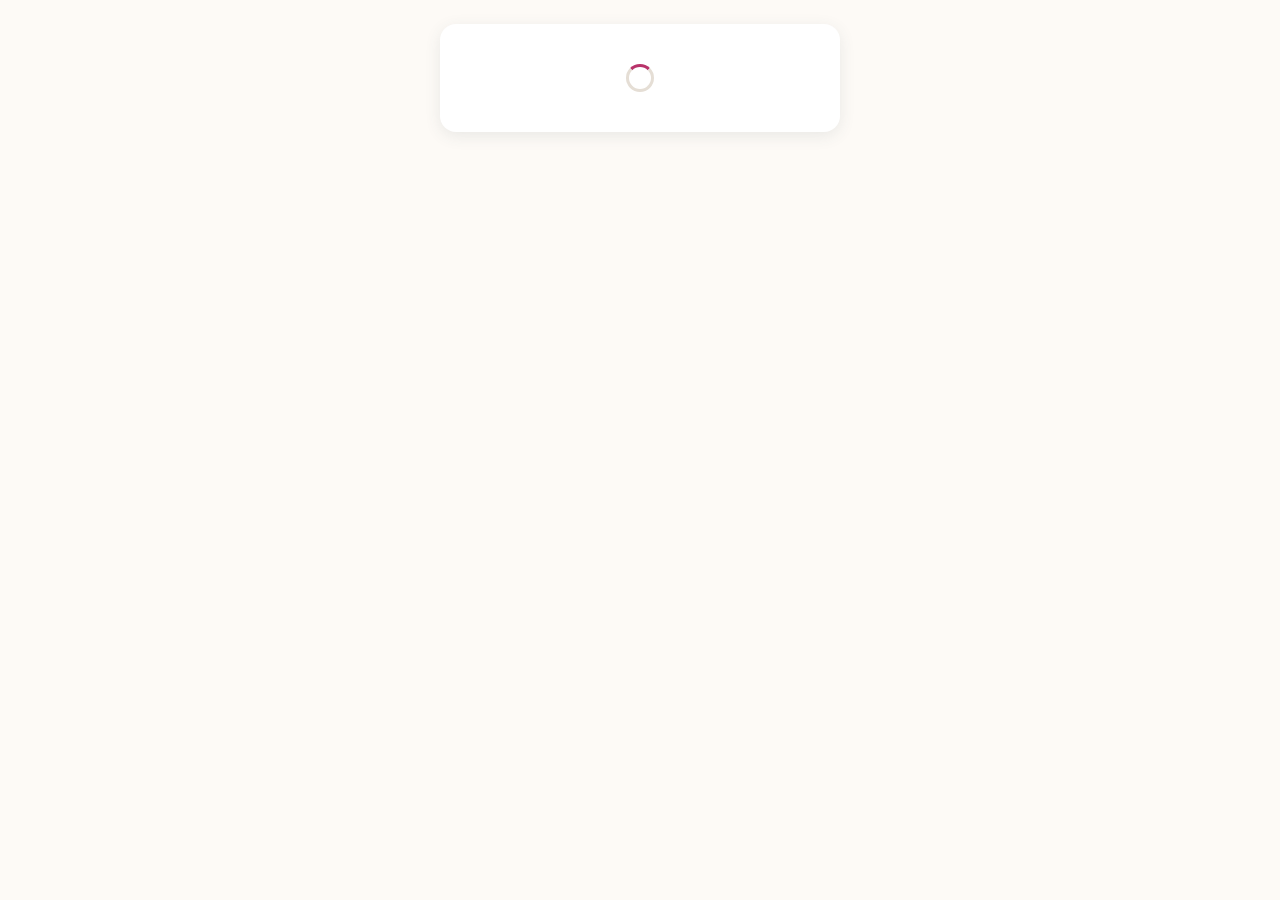
<file: index.html>
<!doctype html>
<html lang="en">
<head>
  <meta charset="utf-8" />
  <meta name="viewport" content="width=device-width, initial-scale=1" />
  <link rel="manifest" href="manifest.json" />
  <link rel="icon" href="icons/favicon-32.png" sizes="32x32" />
  <link rel="apple-touch-icon" href="icons/apple-touch-icon.png" />
  <meta name="theme-color" content="#B8336A" />
  <meta name="apple-mobile-web-app-capable" content="yes" />
  <meta name="apple-mobile-web-app-status-bar-style" content="black-translucent" />
  <meta name="apple-mobile-web-app-title" content="Tally Up" />
  <title>Tally Up</title>
  <link rel="stylesheet" href="css/style.css" />
</head>
<body>
  <div class="card">
    <div id="status"><div class="spinner"></div></div>
  </div>
  <script type="module" src="js/index.js"></script>
</body>
</html>
</file>
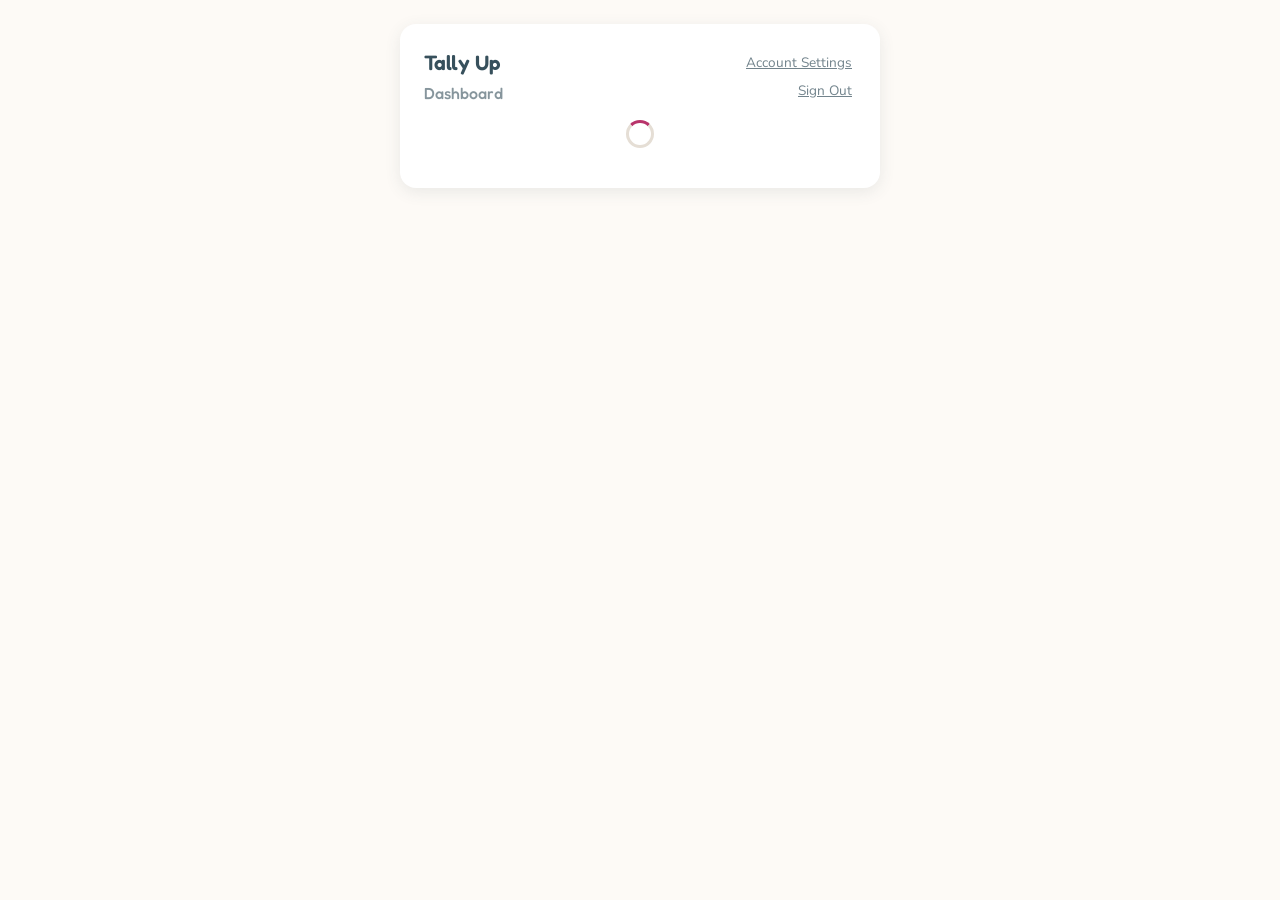
<file: dashboard.html>
<!doctype html>
<html lang="en">
<head>
  <meta charset="utf-8" />
  <meta name="viewport" content="width=device-width, initial-scale=1" />
  <link rel="manifest" href="manifest.json" />
  <link rel="icon" href="icons/favicon-32.png" sizes="32x32" />
  <link rel="apple-touch-icon" href="icons/apple-touch-icon.png" />
  <meta name="theme-color" content="#B8336A" />
  <meta name="apple-mobile-web-app-capable" content="yes" />
  <meta name="apple-mobile-web-app-status-bar-style" content="black-translucent" />
  <meta name="apple-mobile-web-app-title" content="Tally Up" />
  <title>Dashboard — Tally Up</title>
  <link rel="preconnect" href="https://fonts.googleapis.com" />
  <link href="https://fonts.googleapis.com/css2?family=Fredoka:wght@500;600&family=Nunito:wght@400;600;700&display=swap" rel="stylesheet" />
  <link rel="stylesheet" href="css/style.css" />
</head>
<body>
  <div class="card wide">
    <div class="page-header">
      <div class="header-title">
        <h1>Tally Up</h1>
        <p class="account-meta" id="greeting">Dashboard</p>
      </div>
      <div class="header-actions">
        <button id="account-settings" class="sign-out-link">Account Settings</button>
        <button id="sign-out" class="sign-out-link">Sign Out</button>
      </div>
    </div>
    <div id="status"><div class="spinner"></div></div>
    <div id="dashboard-content" hidden>
      <div id="totals"></div>
      <button id="add-transaction">Add Transaction</button>
      <button id="add-account" class="secondary">Add Account</button>
      <button id="import-accounts" class="secondary">Import Multiple Accounts</button>
      <button id="export" class="secondary">Export to Excel</button>
      <p class="error" id="export-status"></p>
      <div id="sections"></div>
    </div>
  </div>
  <script type="module" src="js/dashboard.js"></script>
</body>
</html>
</file>
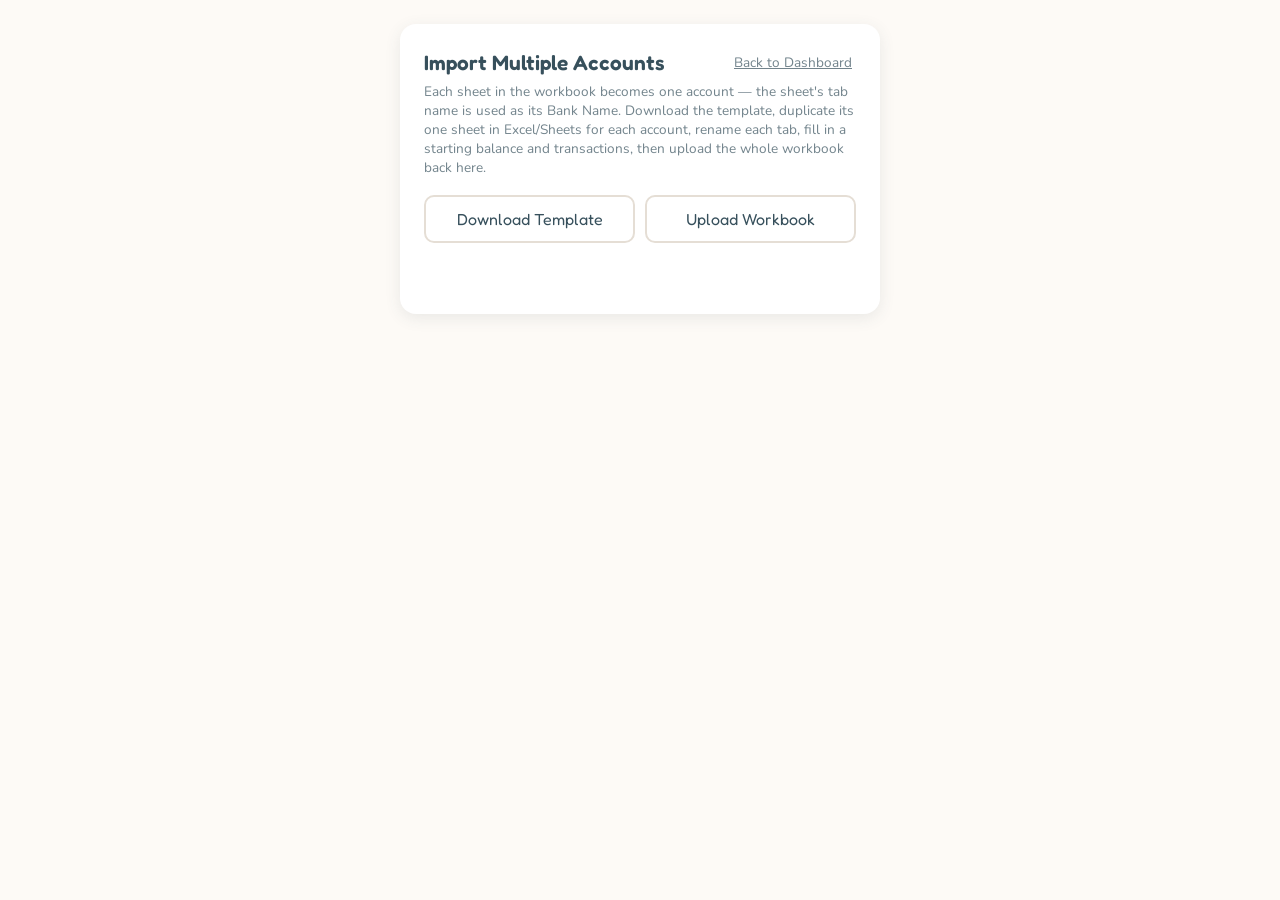
<file: import-accounts.html>
<!doctype html>
<html lang="en">
<head>
  <meta charset="utf-8" />
  <meta name="viewport" content="width=device-width, initial-scale=1" />
  <link rel="manifest" href="manifest.json" />
  <link rel="icon" href="icons/favicon-32.png" sizes="32x32" />
  <link rel="apple-touch-icon" href="icons/apple-touch-icon.png" />
  <meta name="theme-color" content="#B8336A" />
  <meta name="apple-mobile-web-app-capable" content="yes" />
  <meta name="apple-mobile-web-app-status-bar-style" content="black-translucent" />
  <meta name="apple-mobile-web-app-title" content="Tally Up" />
  <title>Import Multiple Accounts — Tally Up</title>
  <link rel="preconnect" href="https://fonts.googleapis.com" />
  <link href="https://fonts.googleapis.com/css2?family=Fredoka:wght@500;600&family=Nunito:wght@400;600;700&display=swap" rel="stylesheet" />
  <link rel="stylesheet" href="css/style.css" />
</head>
<body>
  <div class="card wide">
    <div class="page-header">
      <div class="header-title">
        <h1>Import Multiple Accounts</h1>
      </div>
      <div class="header-actions">
        <button id="cancel" class="sign-out-link">Back to Dashboard</button>
      </div>
    </div>

    <div id="upload-section">
      <p class="hint">Each sheet in the workbook becomes one account — the sheet's tab name is used as its Bank Name. Download the template, duplicate its one sheet in Excel/Sheets for each account, rename each tab, fill in a starting balance and transactions, then upload the whole workbook back here.</p>
      <div class="import-actions">
        <button type="button" id="download-template" class="secondary">Download Template</button>
        <button type="button" id="upload-workbook" class="secondary">Upload Workbook</button>
      </div>
      <input type="file" id="workbook-file" accept=".xlsx" hidden />
      <p class="hint" id="upload-filename" hidden></p>
      <p class="error" id="upload-error"></p>
    </div>

    <div id="review-section" hidden>
      <p class="hint">Found <span id="sheet-count"></span>. Fill in the details for each account you want to import — account number is optional, everything else is required.</p>
      <div id="account-cards"></div>
      <button type="button" id="confirm-import">Import Accounts</button>
      <p class="error" id="import-error"></p>
    </div>

    <div id="confirm-section" hidden>
      <p id="confirm-message"></p>
      <button id="done">Done! — go to Dashboard</button>
    </div>
  </div>
  <script type="module" src="js/import-accounts.js"></script>
</body>
</html>
</file>
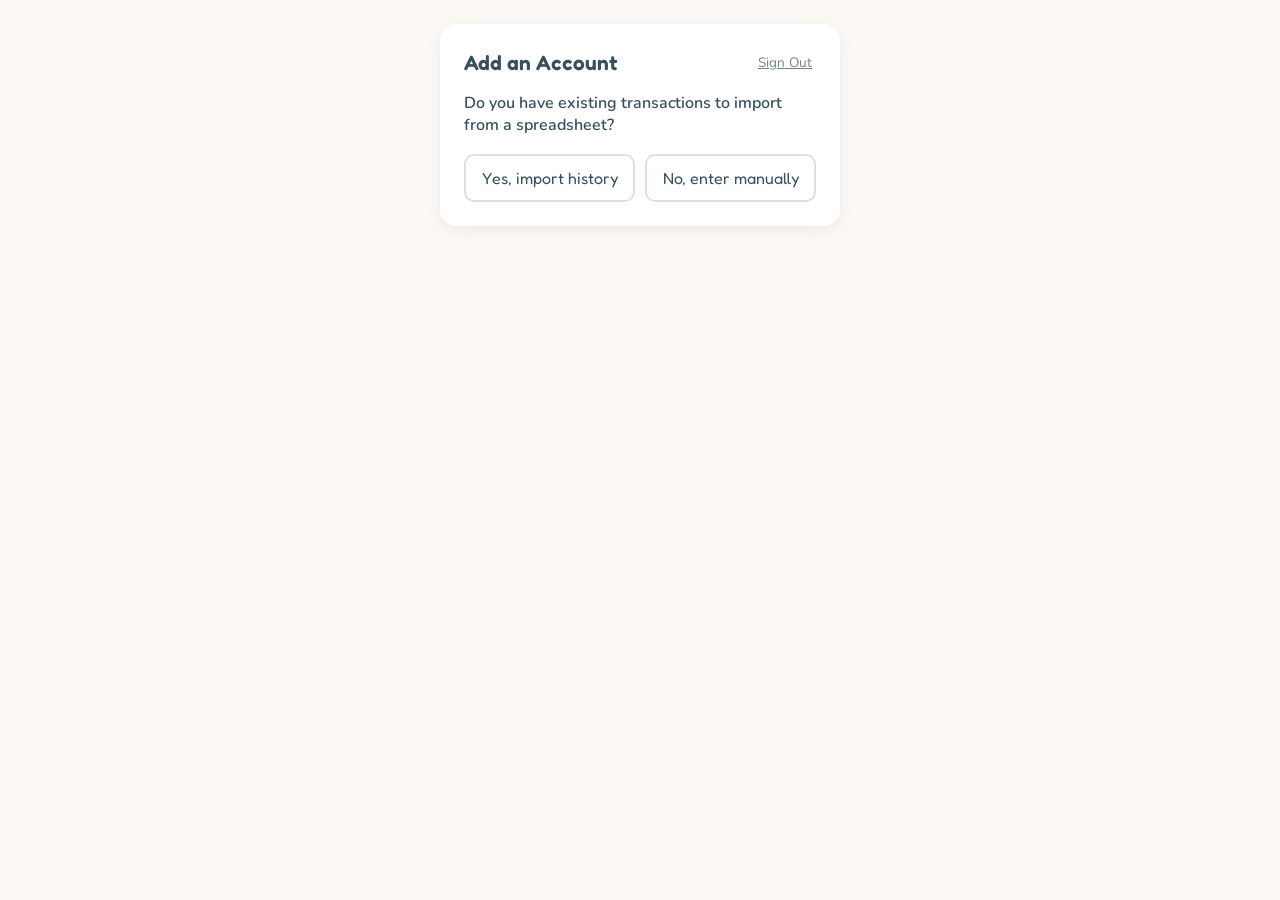
<file: setup.html>
<!doctype html>
<html lang="en">
<head>
  <meta charset="utf-8" />
  <meta name="viewport" content="width=device-width, initial-scale=1" />
  <link rel="manifest" href="manifest.json" />
  <link rel="icon" href="icons/favicon-32.png" sizes="32x32" />
  <link rel="apple-touch-icon" href="icons/apple-touch-icon.png" />
  <meta name="theme-color" content="#B8336A" />
  <meta name="apple-mobile-web-app-capable" content="yes" />
  <meta name="apple-mobile-web-app-status-bar-style" content="black-translucent" />
  <meta name="apple-mobile-web-app-title" content="Tally Up" />
  <title>Add Account — Tally Up</title>
  <link rel="preconnect" href="https://fonts.googleapis.com" />
  <link href="https://fonts.googleapis.com/css2?family=Fredoka:wght@500;600&family=Nunito:wght@400;600;700&display=swap" rel="stylesheet" />
  <link rel="stylesheet" href="css/style.css" />
</head>
<body>
  <div class="card">
    <div class="page-header">
      <div class="header-title">
        <h1 id="page-title">Add an Account</h1>
      </div>
      <div class="header-actions">
        <button id="sign-out" class="sign-out-link">Sign Out</button>
      </div>
    </div>
    <p id="welcome-desc" class="welcome-desc" hidden>Helping you track all your accounts, transactions, and balances in one place — let's start with your first one!</p>
    <div id="status"></div>
    <div id="form-section">
      <form id="setup-form">
        <div id="name-fields" hidden>
          <label for="name">Your First Name</label>
          <input type="text" id="name" name="name" required />

          <label for="surname">Your Surname</label>
          <input type="text" id="surname" name="surname" required />
        </div>

        <div id="import-question">
          <label>Do you have existing transactions to import from a spreadsheet?</label>
          <div class="import-actions">
            <button type="button" id="import-choice-yes" class="secondary">Yes, import history</button>
            <button type="button" id="import-choice-no" class="secondary">No, enter manually</button>
          </div>
        </div>

        <div id="import-section" hidden>
          <div id="import-header">
            <label>Import History</label>
            <p class="hint">Download the template, fill it in, then upload it here.</p>
            <div class="import-actions">
              <button type="button" id="download-template" class="secondary">Download Template</button>
              <button type="button" id="upload-template" class="secondary">Upload Filled Template</button>
            </div>
          </div>
          <input type="file" id="import-file" accept=".xlsx" hidden />
          <p class="hint" id="import-filename" hidden></p>
          <p class="error" id="import-error"></p>
          <div id="import-preview" class="import-preview" hidden>
            <p id="import-summary"></p>
            <ul id="import-skipped"></ul>
          </div>
        </div>

        <div id="account-fields" hidden>
          <label for="bank_name">Bank Name</label>
          <input type="text" id="bank_name" name="bank_name" required />

          <label for="account_number">Account Number (optional)</label>
          <input type="text" inputmode="numeric" id="account_number" name="account_number" placeholder="e.g. 0123456789" />

          <label for="account_type">Account Type</label>
          <select id="account_type" name="account_type">
            <option value="savings">Savings</option>
            <option value="current">Current</option>
            <option value="domiciliary">Domiciliary</option>
            <option value="utility_card">Utility Card</option>
            <option value="domiciliary_card">Domiciliary Card</option>
          </select>

          <label for="currency">Currency</label>
          <select id="currency" name="currency">
            <option value="NGN">Naira (₦)</option>
            <option value="USD">Dollar ($)</option>
            <option value="GBP">Pound (£)</option>
          </select>
          <p class="hint" id="currency-locked-hint" hidden>Locked because this account already has transactions — changing currency now would reinterpret every past amount in a different currency.</p>

          <label for="category">Personal or Business</label>
          <select id="category" name="category">
            <option value="personal">Personal</option>
            <option value="business">Business</option>
          </select>

          <div id="manual-balance-field">
            <label for="starting_balance">Starting Balance</label>
            <div class="amount-field">
              <span class="amount-symbol" id="balance-symbol">₦</span>
              <input type="text" inputmode="decimal" id="starting_balance" name="starting_balance" placeholder="0.00" />
            </div>
            <p class="hint" id="balance-locked-hint" hidden>Locked because this account already has transactions — changing it now would throw off every balance calculated since.</p>
            <p class="error" id="balance-error"></p>
          </div>
          <p class="hint" id="import-balance-readout" hidden></p>

          <button type="submit" id="save-button">Save Account</button>
          <button type="button" id="delete-account" class="secondary" hidden>Delete Account</button>
          <p class="error" id="error"></p>
        </div>
      </form>
      <button type="button" id="cancel" class="secondary" hidden>Cancel</button>
    </div>
    <div id="confirm-section" hidden>
      <p id="confirm-message">Account added!</p>
      <button id="done">Done! — go to Dashboard</button>
      <button id="add-transaction-now" class="secondary">Add a transaction to this account</button>
      <button id="add-another" class="secondary">Add another account</button>
    </div>
  </div>
  <script type="module" src="js/setup.js"></script>
</body>
</html>
</file>
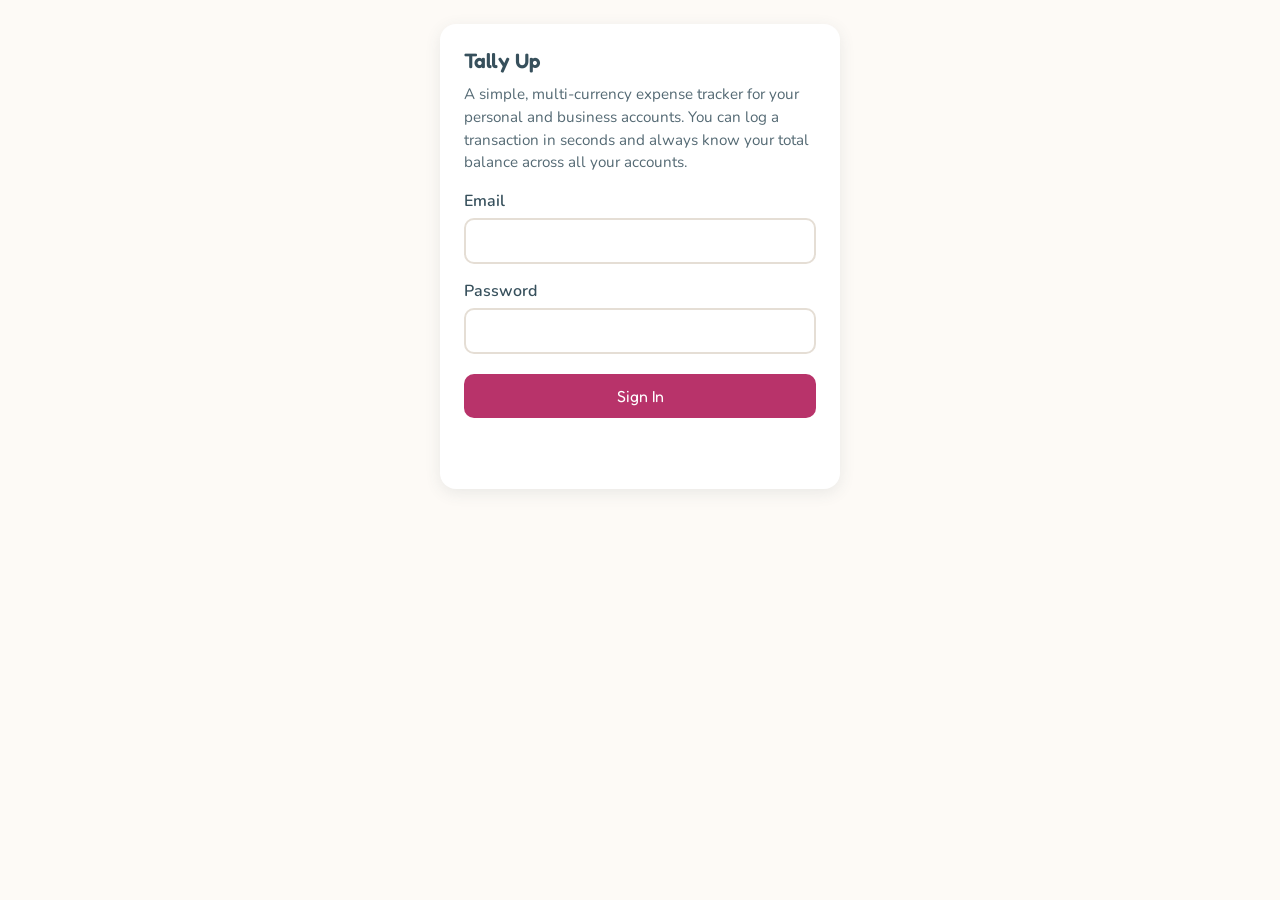
<file: sign-in.html>
<!doctype html>
<html lang="en">
<head>
  <meta charset="utf-8" />
  <meta name="viewport" content="width=device-width, initial-scale=1" />
  <link rel="manifest" href="manifest.json" />
  <link rel="icon" href="icons/favicon-32.png" sizes="32x32" />
  <link rel="apple-touch-icon" href="icons/apple-touch-icon.png" />
  <meta name="theme-color" content="#B8336A" />
  <meta name="apple-mobile-web-app-capable" content="yes" />
  <meta name="apple-mobile-web-app-status-bar-style" content="black-translucent" />
  <meta name="apple-mobile-web-app-title" content="Tally Up" />
  <title>Sign In — Tally Up</title>
  <link rel="preconnect" href="https://fonts.googleapis.com" />
  <link href="https://fonts.googleapis.com/css2?family=Fredoka:wght@500;600&family=Nunito:wght@400;600;700&display=swap" rel="stylesheet" />
  <link rel="stylesheet" href="css/style.css" />
</head>
<body>
  <div class="card">
    <h1>Tally Up</h1>
    <p class="welcome-desc">A simple, multi-currency expense tracker for your personal and business accounts. You can log a transaction in seconds and always know your total balance across all your accounts.</p>
    <form id="sign-in-form">
      <label for="email">Email</label>
      <input type="email" id="email" name="email" required autocomplete="email" />

      <label for="password">Password</label>
      <input type="password" id="password" name="password" required autocomplete="current-password" />

      <button type="submit">Sign In</button>
      <p class="error" id="error"></p>
    </form>
  </div>
  <script type="module" src="js/sign-in.js"></script>
</body>
</html>
</file>
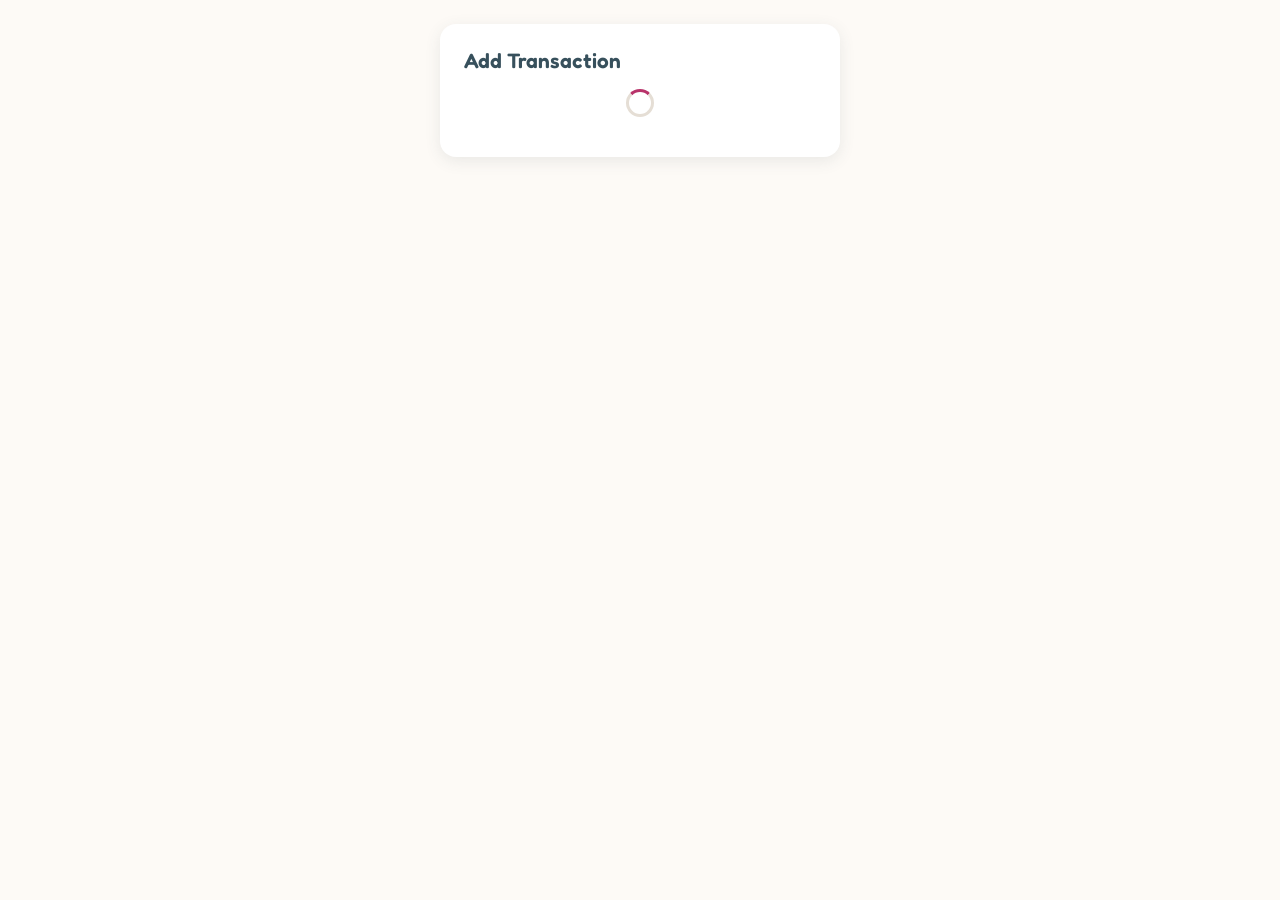
<file: transaction.html>
<!doctype html>
<html lang="en">
<head>
  <meta charset="utf-8" />
  <meta name="viewport" content="width=device-width, initial-scale=1" />
  <link rel="manifest" href="manifest.json" />
  <link rel="icon" href="icons/favicon-32.png" sizes="32x32" />
  <link rel="apple-touch-icon" href="icons/apple-touch-icon.png" />
  <meta name="theme-color" content="#B8336A" />
  <meta name="apple-mobile-web-app-capable" content="yes" />
  <meta name="apple-mobile-web-app-status-bar-style" content="black-translucent" />
  <meta name="apple-mobile-web-app-title" content="Tally Up" />
  <title>Add Transaction — Tally Up</title>
  <link rel="preconnect" href="https://fonts.googleapis.com" />
  <link href="https://fonts.googleapis.com/css2?family=Fredoka:wght@500;600&family=Nunito:wght@400;600;700&display=swap" rel="stylesheet" />
  <link rel="stylesheet" href="css/style.css" />
</head>
<body>
  <div class="card">
    <h1 id="page-title">Add Transaction</h1>
    <div id="status"><div class="spinner"></div></div>
    <form id="transaction-form" hidden>
      <label for="account">Account</label>
      <select id="account" name="account"></select>

      <label>Type</label>
      <div class="type-toggle">
        <label><input type="radio" name="type" value="expense" checked /> Expense</label>
        <label><input type="radio" name="type" value="inflow" /> Inflow</label>
      </div>

      <label for="date">Date</label>
      <input type="date" id="date" name="date" required />
      <p class="hint" id="date-friendly"></p>

      <label for="description">Description</label>
      <input type="text" id="description" name="description" placeholder="e.g. groceries" />

      <label for="amount">Amount</label>
      <div class="amount-field">
        <span class="amount-symbol" id="amount-symbol">₦</span>
        <input type="text" inputmode="decimal" id="amount" name="amount" placeholder="0.00" />
      </div>
      <p class="error" id="amount-error"></p>

      <button type="submit" id="save-button">Save Transaction</button>
      <button type="button" id="delete" class="secondary" hidden>Delete</button>
      <button type="button" id="cancel" class="secondary">Cancel</button>
      <p class="error" id="error"></p>
    </form>
  </div>
  <script type="module" src="js/transaction.js"></script>
</body>
</html>
</file>
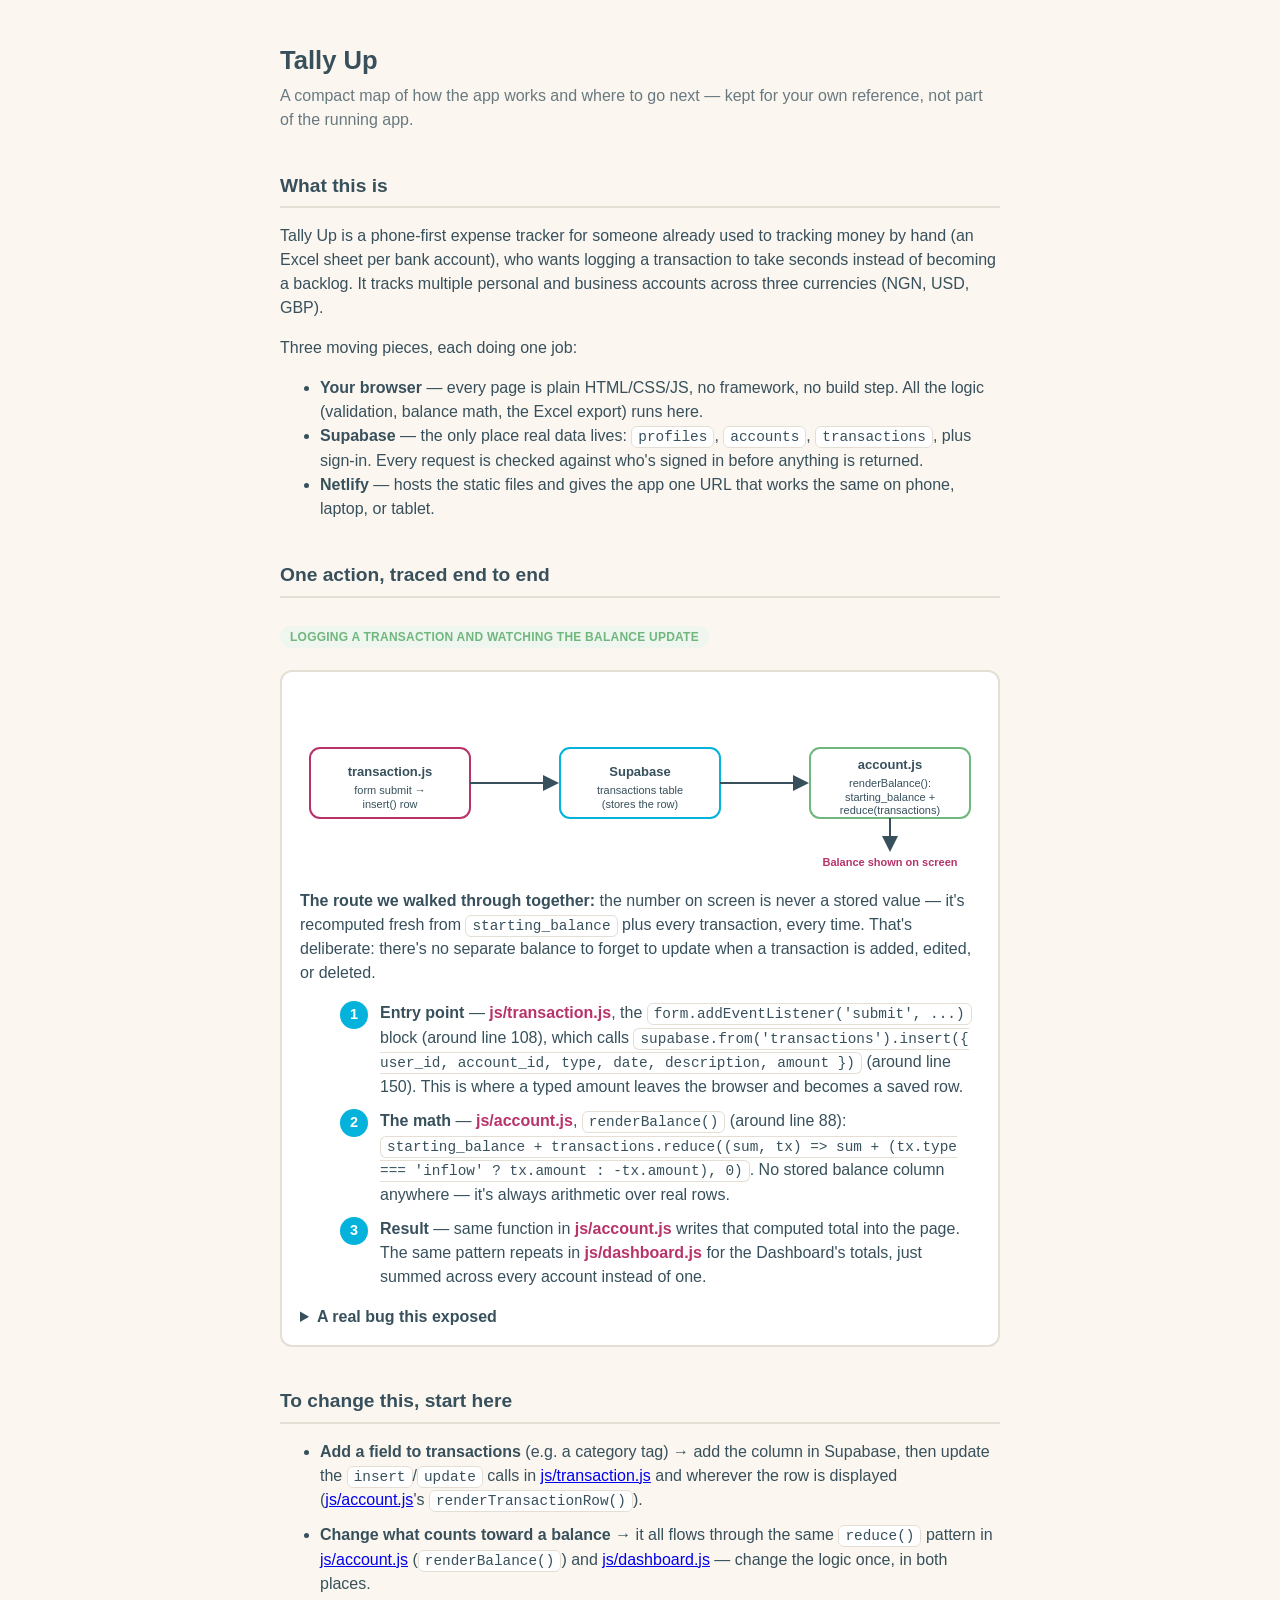
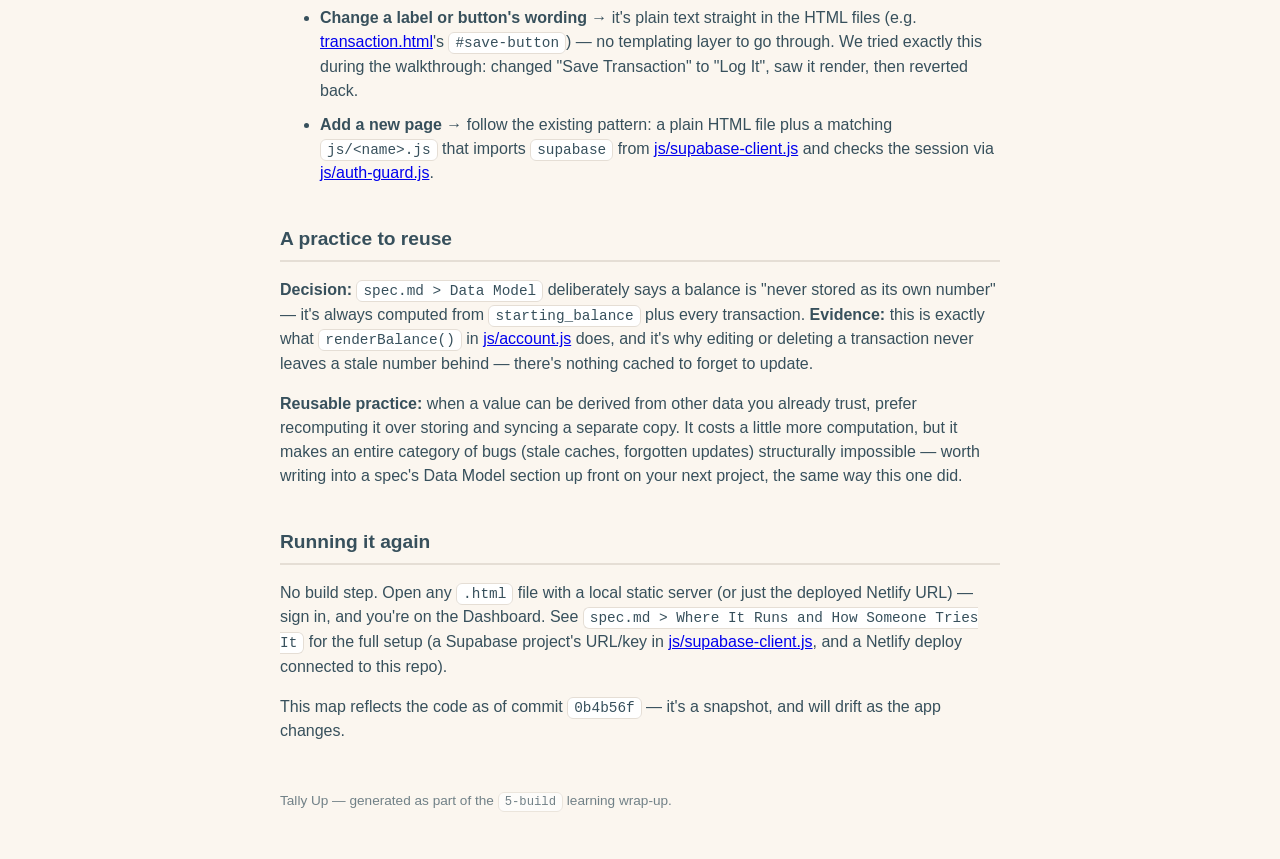
<file: devpost/app-map.html>
<!doctype html>
<html lang="en">
<head>
<meta charset="utf-8" />
<meta name="viewport" content="width=device-width, initial-scale=1" />
<title>Tally Up — App Map</title>
<style>
  :root {
    --raspberry: #B8336A;
    --sky: #05B2DC;
    --sage: #70B77E;
    --slate: #37505C;
    --cream: #FBF6EF;
  }
  * { box-sizing: border-box; }
  body {
    margin: 0;
    padding: 24px 16px 60px;
    background: var(--cream);
    color: var(--slate);
    font-family: -apple-system, BlinkMacSystemFont, "Segoe UI", Helvetica, Arial, sans-serif;
    line-height: 1.5;
  }
  main { max-width: 720px; margin: 0 auto; }
  h1 { font-size: 1.6rem; margin-bottom: 4px; }
  h2 { font-size: 1.2rem; margin-top: 40px; border-bottom: 2px solid #e5ded5; padding-bottom: 6px; }
  .subtitle { opacity: 0.75; margin-top: 0; }
  code, pre {
    font-family: "SF Mono", Menlo, Consolas, monospace;
    background: #fff;
    border: 1px solid #e5ded5;
    border-radius: 6px;
  }
  code { padding: 2px 6px; font-size: 0.9em; }
  pre { padding: 12px; overflow-x: auto; font-size: 0.85em; }
  .card {
    background: #fff;
    border: 2px solid #e5ded5;
    border-radius: 12px;
    padding: 16px 18px;
    margin-top: 14px;
  }
  .stop {
    display: flex;
    gap: 12px;
    align-items: flex-start;
  }
  .stop-num {
    flex: 0 0 auto;
    width: 28px;
    height: 28px;
    border-radius: 50%;
    background: var(--sky);
    color: #fff;
    font-weight: 700;
    display: flex;
    align-items: center;
    justify-content: center;
    font-size: 0.9rem;
  }
  .stop-body { flex: 1; min-width: 0; }
  .stop-body a { color: var(--raspberry); font-weight: 600; text-decoration: none; }
  .stop-body a:focus, a:focus { outline: 2px solid var(--sky); outline-offset: 2px; }
  details { margin-top: 10px; }
  summary { cursor: pointer; font-weight: 600; color: var(--slate); }
  .pointers li { margin-bottom: 10px; }
  .tag {
    display: inline-block;
    font-size: 0.75rem;
    font-weight: 700;
    letter-spacing: 0.02em;
    text-transform: uppercase;
    color: var(--sage);
    background: #eef6ef;
    border-radius: 999px;
    padding: 2px 10px;
    margin-bottom: 8px;
  }
  footer { margin-top: 48px; font-size: 0.85em; opacity: 0.7; }
  svg text { font-family: inherit; }
</style>
</head>
<body>
<main>

  <h1>Tally Up</h1>
  <p class="subtitle">A compact map of how the app works and where to go next — kept for your own reference, not part of the running app.</p>

  <h2>What this is</h2>
  <p>
    Tally Up is a phone-first expense tracker for someone already used to tracking money by hand
    (an Excel sheet per bank account), who wants logging a transaction to take seconds instead of
    becoming a backlog. It tracks multiple personal and business accounts across three currencies
    (NGN, USD, GBP).
  </p>
  <p>Three moving pieces, each doing one job:</p>
  <ul>
    <li><strong>Your browser</strong> — every page is plain HTML/CSS/JS, no framework, no build step. All the logic (validation, balance math, the Excel export) runs here.</li>
    <li><strong>Supabase</strong> — the only place real data lives: <code>profiles</code>, <code>accounts</code>, <code>transactions</code>, plus sign-in. Every request is checked against who's signed in before anything is returned.</li>
    <li><strong>Netlify</strong> — hosts the static files and gives the app one URL that works the same on phone, laptop, or tablet.</li>
  </ul>

  <h2>One action, traced end to end</h2>
  <p class="tag">Logging a transaction and watching the balance update</p>
  <div class="card">
    <svg viewBox="0 0 680 190" role="img" aria-label="Diagram: a transaction form submit inserts a row into Supabase, which account.js reads back and reduces into a balance shown on screen.">
      <defs>
        <marker id="arrow" markerWidth="8" markerHeight="8" refX="6" refY="4" orient="auto">
          <path d="M0,0 L8,4 L0,8 Z" fill="#37505C" />
        </marker>
      </defs>
      <!-- Box 1: form -->
      <rect x="10" y="60" width="160" height="70" rx="10" fill="#fff" stroke="#B8336A" stroke-width="2"/>
      <text x="90" y="88" text-anchor="middle" font-size="13" font-weight="700" fill="#37505C">transaction.js</text>
      <text x="90" y="106" text-anchor="middle" font-size="11" fill="#37505C">form submit →</text>
      <text x="90" y="120" text-anchor="middle" font-size="11" fill="#37505C">insert() row</text>

      <line x1="170" y1="95" x2="255" y2="95" stroke="#37505C" stroke-width="2" marker-end="url(#arrow)"/>

      <!-- Box 2: Supabase -->
      <rect x="260" y="60" width="160" height="70" rx="10" fill="#fff" stroke="#05B2DC" stroke-width="2"/>
      <text x="340" y="88" text-anchor="middle" font-size="13" font-weight="700" fill="#37505C">Supabase</text>
      <text x="340" y="106" text-anchor="middle" font-size="11" fill="#37505C">transactions table</text>
      <text x="340" y="120" text-anchor="middle" font-size="11" fill="#37505C">(stores the row)</text>

      <line x1="420" y1="95" x2="505" y2="95" stroke="#37505C" stroke-width="2" marker-end="url(#arrow)"/>

      <!-- Box 3: account.js -->
      <rect x="510" y="60" width="160" height="70" rx="10" fill="#fff" stroke="#70B77E" stroke-width="2"/>
      <text x="590" y="81" text-anchor="middle" font-size="13" font-weight="700" fill="#37505C">account.js</text>
      <text x="590" y="99" text-anchor="middle" font-size="11" fill="#37505C">renderBalance():</text>
      <text x="590" y="113" text-anchor="middle" font-size="11" fill="#37505C">starting_balance +</text>
      <text x="590" y="126" text-anchor="middle" font-size="11" fill="#37505C">reduce(transactions)</text>

      <line x1="590" y1="130" x2="590" y2="160" stroke="#37505C" stroke-width="2" marker-end="url(#arrow)"/>
      <text x="590" y="178" text-anchor="middle" font-size="11" font-weight="700" fill="#B8336A">Balance shown on screen</text>
    </svg>

    <p style="margin-top:4px;">
      <strong>The route we walked through together:</strong> the number on screen is never a stored
      value — it's recomputed fresh from <code>starting_balance</code> plus every transaction, every time.
      That's deliberate: there's no separate balance to forget to update when a transaction is added,
      edited, or deleted.
    </p>

    <ol class="pointers">
      <li class="stop">
        <span class="stop-num">1</span>
        <span class="stop-body">
          <strong>Entry point</strong> — <a href="../js/transaction.js">js/transaction.js</a>,
          the <code>form.addEventListener('submit', ...)</code> block (around line 108), which calls
          <code>supabase.from('transactions').insert({ user_id, account_id, type, date, description, amount })</code>
          (around line 150). This is where a typed amount leaves the browser and becomes a saved row.
        </span>
      </li>
      <li class="stop">
        <span class="stop-num">2</span>
        <span class="stop-body">
          <strong>The math</strong> — <a href="../js/account.js">js/account.js</a>, <code>renderBalance()</code>
          (around line 88): <code>starting_balance + transactions.reduce((sum, tx) =&gt; sum + (tx.type === 'inflow' ? tx.amount : -tx.amount), 0)</code>.
          No stored balance column anywhere — it's always arithmetic over real rows.
        </span>
      </li>
      <li class="stop">
        <span class="stop-num">3</span>
        <span class="stop-body">
          <strong>Result</strong> — same function in <a href="../js/account.js">js/account.js</a> writes that
          computed total into the page. The same pattern repeats in <a href="../js/dashboard.js">js/dashboard.js</a>
          for the Dashboard's totals, just summed across every account instead of one.
        </span>
      </li>
    </ol>

    <details>
      <summary>A real bug this exposed</summary>
      <p>
        Every table — including <code>transactions</code> — carries its own direct <code>user_id</code>
        foreign key to <code>profiles</code>, separate from <code>transactions.account_id</code>'s link to
        <code>accounts</code>. Deleting a test user failed twice in a row with a foreign-key error, because
        each relationship needed its own <code>on delete cascade</code> fix — the second one wasn't obvious
        until the first fix's error message pointed at it. Lesson: when a delete is blocked, check for
        <em>every</em> foreign key referencing that row, not just the first one you find.
      </p>
    </details>
  </div>

  <h2>To change this, start here</h2>
  <ul class="pointers">
    <li><strong>Add a field to transactions</strong> (e.g. a category tag) → add the column in Supabase,
      then update the <code>insert</code>/<code>update</code> calls in
      <a href="../js/transaction.js">js/transaction.js</a> and wherever the row is displayed
      (<a href="../js/account.js">js/account.js</a>'s <code>renderTransactionRow()</code>).</li>
    <li><strong>Change what counts toward a balance</strong> → it all flows through the same
      <code>reduce()</code> pattern in <a href="../js/account.js">js/account.js</a> (<code>renderBalance()</code>)
      and <a href="../js/dashboard.js">js/dashboard.js</a> — change the logic once, in both places.</li>
    <li><strong>Change a label or button's wording</strong> → it's plain text straight in the HTML files
      (e.g. <a href="../transaction.html">transaction.html</a>'s <code>#save-button</code>) — no templating
      layer to go through. We tried exactly this during the walkthrough: changed "Save Transaction" to
      "Log It", saw it render, then reverted back.</li>
    <li><strong>Add a new page</strong> → follow the existing pattern: a plain HTML file plus a matching
      <code>js/&lt;name&gt;.js</code> that imports <code>supabase</code> from
      <a href="../js/supabase-client.js">js/supabase-client.js</a> and checks the session via
      <a href="../js/auth-guard.js">js/auth-guard.js</a>.</li>
  </ul>

  <h2>A practice to reuse</h2>
  <p>
    <strong>Decision:</strong> <code>spec.md &gt; Data Model</code> deliberately says a balance is
    "never stored as its own number" — it's always computed from <code>starting_balance</code> plus
    every transaction. <strong>Evidence:</strong> this is exactly what <code>renderBalance()</code> in
    <a href="../js/account.js">js/account.js</a> does, and it's why editing or deleting a transaction
    never leaves a stale number behind — there's nothing cached to forget to update.
  </p>
  <p>
    <strong>Reusable practice:</strong> when a value can be derived from other data you already trust,
    prefer recomputing it over storing and syncing a separate copy. It costs a little more computation,
    but it makes an entire category of bugs (stale caches, forgotten updates) structurally impossible —
    worth writing into a spec's Data Model section up front on your next project, the same way this one did.
  </p>

  <h2>Running it again</h2>
  <p>
    No build step. Open any <code>.html</code> file with a local static server (or just the deployed
    Netlify URL) — sign in, and you're on the Dashboard. See <code>spec.md &gt; Where It Runs and How
    Someone Tries It</code> for the full setup (a Supabase project's URL/key in
    <a href="../js/supabase-client.js">js/supabase-client.js</a>, and a Netlify deploy connected to this repo).
  </p>
  <p>
    This map reflects the code as of commit <code>0b4b56f</code> — it's a snapshot, and will drift as
    the app changes.
  </p>

  <footer>Tally Up — generated as part of the <code>5-build</code> learning wrap-up.</footer>
</main>
</body>
</html>
</file>
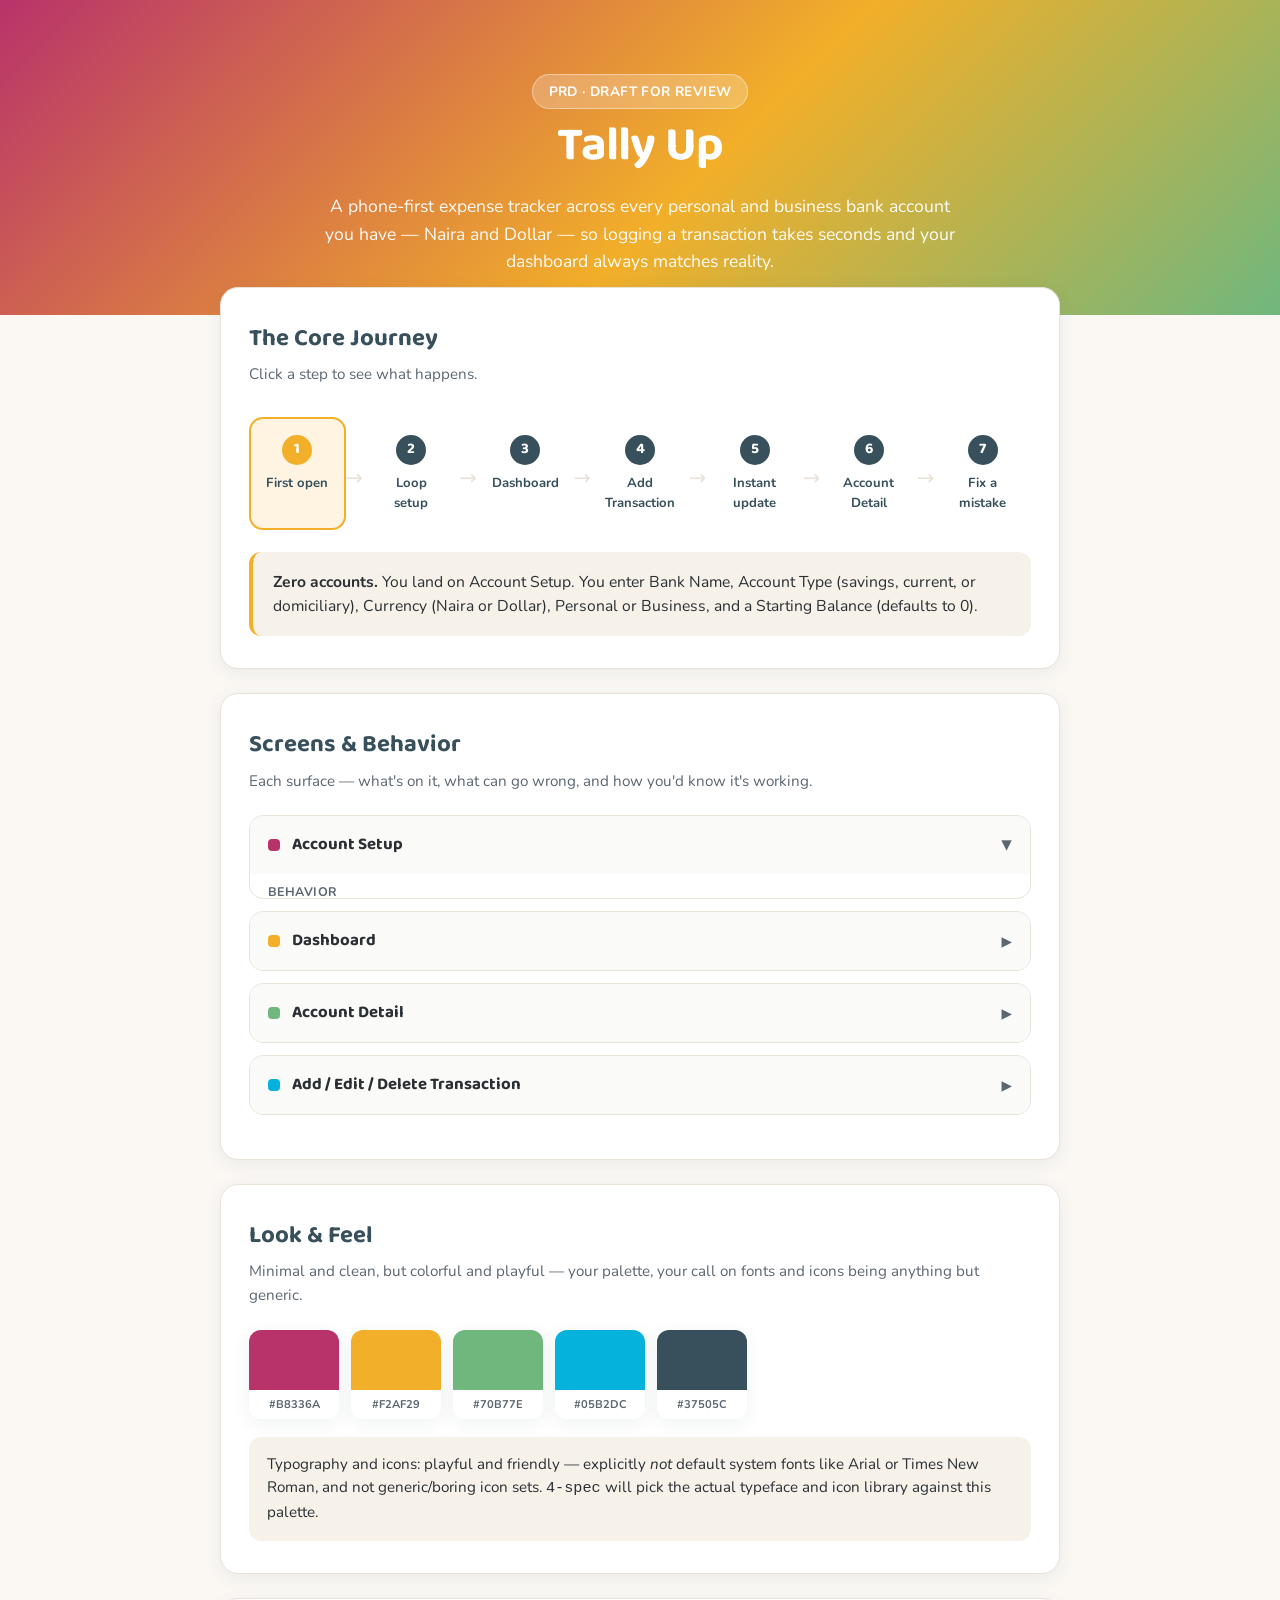
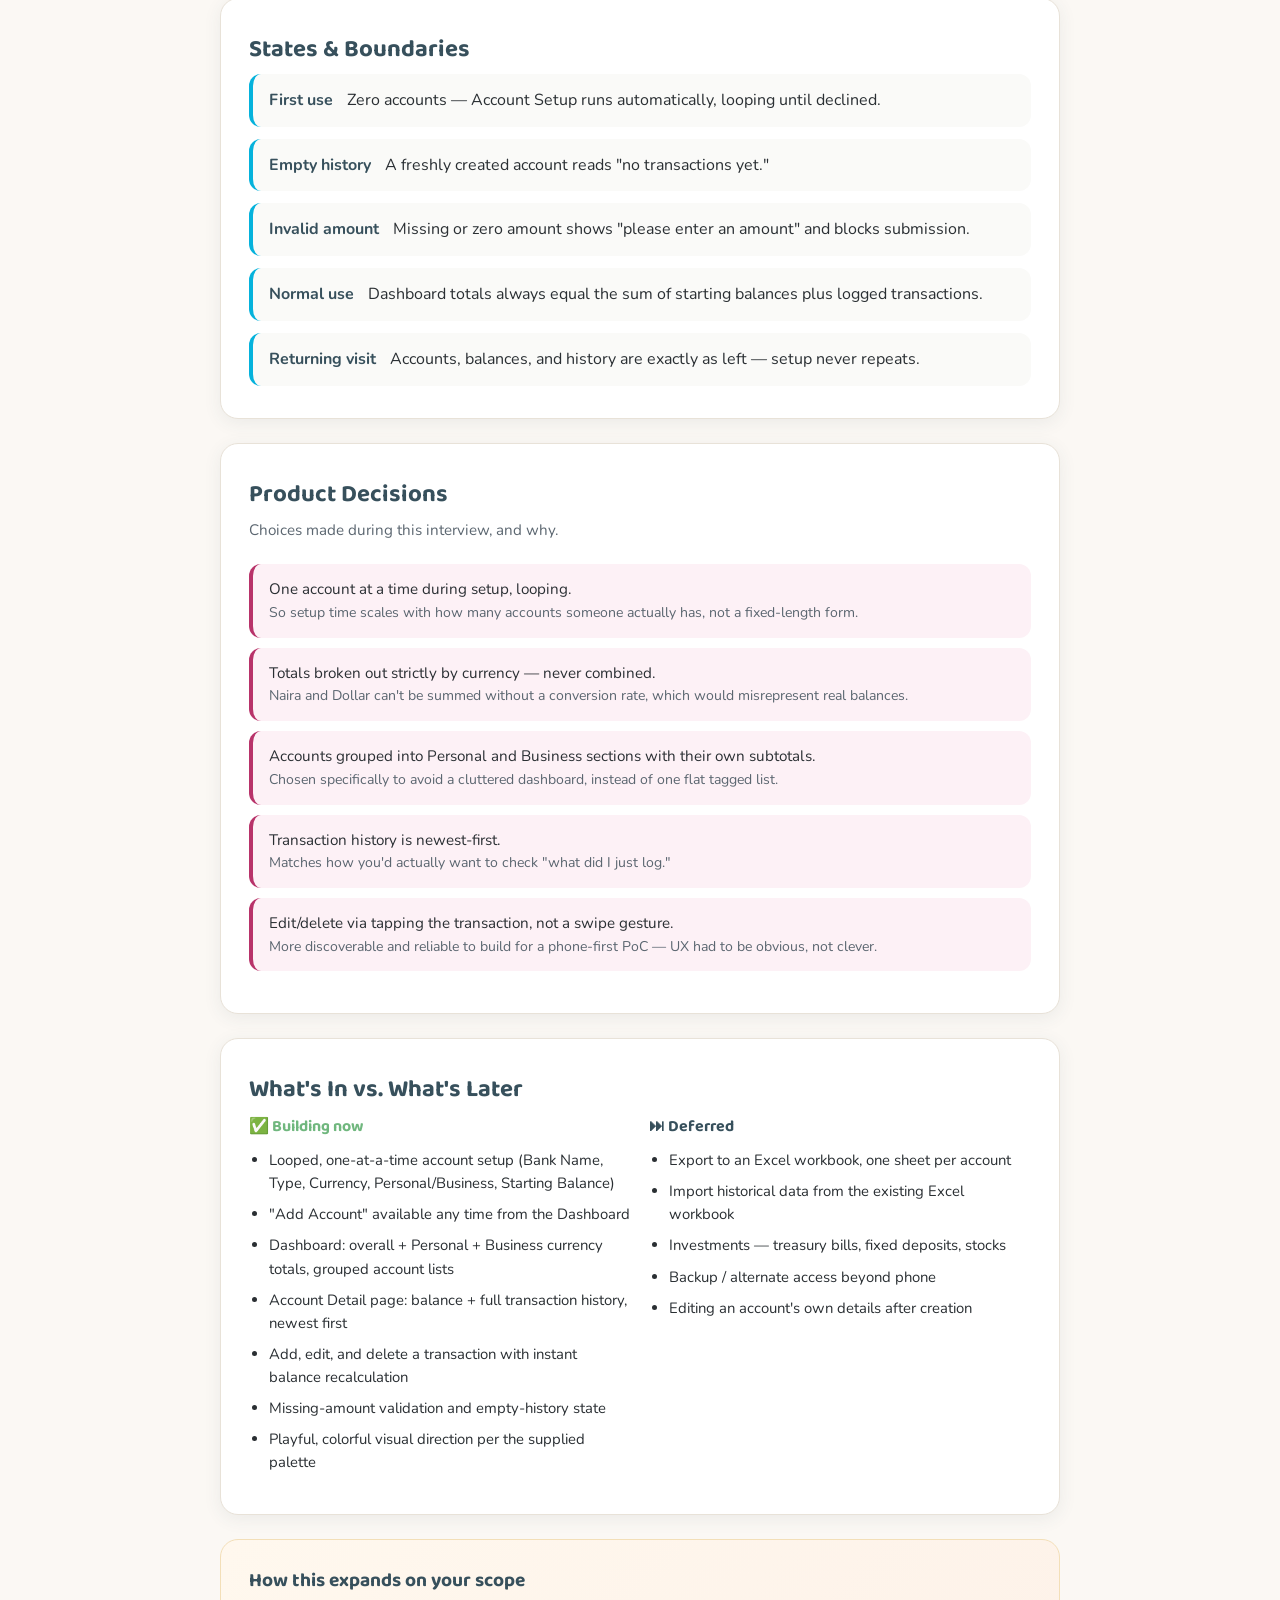
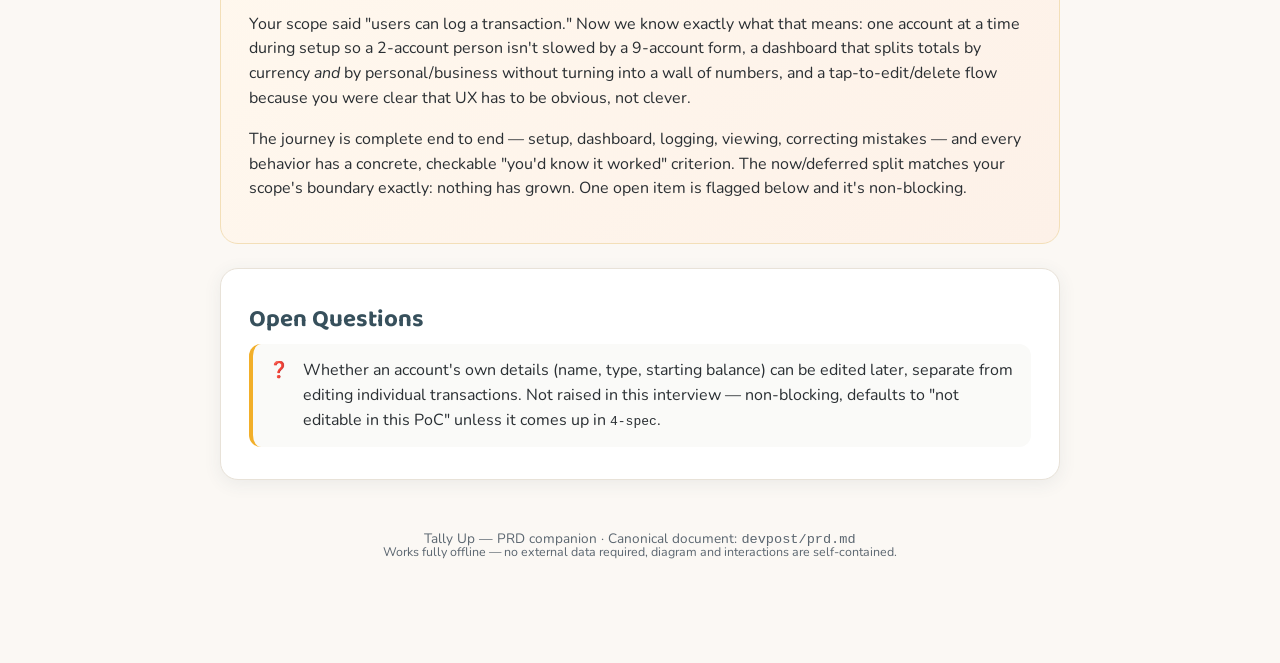
<file: devpost/prd.html>
<!DOCTYPE html>
<html lang="en">
<head>
<meta charset="UTF-8">
<meta name="viewport" content="width=device-width, initial-scale=1.0">
<title>Tally Up — Product Requirements</title>
<link rel="preconnect" href="https://fonts.googleapis.com">
<link rel="preconnect" href="https://fonts.gstatic.com" crossorigin>
<link href="https://fonts.googleapis.com/css2?family=Baloo+2:wght@500;600;700;800&family=Nunito:wght@400;600;700;800&display=swap" rel="stylesheet">
<style>
  :root {
    --pink: #B8336A;
    --orange: #F2AF29;
    --green: #70B77E;
    --blue: #05B2DC;
    --slate: #37505C;
    --bg: #FBF8F4;
    --card: #FFFFFF;
    --ink: #2A2F33;
    --ink-soft: #5B6670;
    --border: #E8E2D8;
    --radius: 18px;
    --shadow: 0 4px 18px rgba(55, 80, 92, 0.08);
  }
  * { box-sizing: border-box; }
  body {
    margin: 0;
    background: var(--bg);
    color: var(--ink);
    font-family: 'Nunito', system-ui, -apple-system, sans-serif;
    line-height: 1.55;
    padding-bottom: 80px;
  }
  h1, h2, h3, .display {
    font-family: 'Baloo 2', system-ui, -apple-system, sans-serif;
    font-weight: 700;
  }
  header {
    padding: 56px 24px 40px;
    text-align: center;
    background: linear-gradient(135deg, var(--pink) 0%, var(--orange) 55%, var(--green) 100%);
    color: white;
  }
  header h1 {
    font-size: clamp(2rem, 5vw, 3rem);
    margin: 0 0 10px;
    letter-spacing: -0.02em;
  }
  header p {
    max-width: 640px;
    margin: 0 auto;
    font-size: 1.1rem;
    opacity: 0.96;
  }
  .status-pill {
    display: inline-block;
    margin-top: 18px;
    padding: 6px 16px;
    background: rgba(255,255,255,0.22);
    border: 1px solid rgba(255,255,255,0.4);
    border-radius: 999px;
    font-size: 0.85rem;
    font-weight: 700;
    letter-spacing: 0.03em;
    text-transform: uppercase;
  }
  main {
    max-width: 880px;
    margin: -28px auto 0;
    padding: 0 20px;
  }
  section.card {
    background: var(--card);
    border-radius: var(--radius);
    box-shadow: var(--shadow);
    border: 1px solid var(--border);
    padding: 32px 28px;
    margin-bottom: 24px;
  }
  section.card h2 {
    font-size: 1.5rem;
    margin: 0 0 6px;
    color: var(--slate);
  }
  .section-sub {
    color: var(--ink-soft);
    font-size: 0.95rem;
    margin: 0 0 22px;
  }
  .source-tag {
    display: inline-block;
    font-size: 0.75rem;
    font-weight: 700;
    color: var(--slate);
    background: #EAF3EC;
    padding: 3px 10px;
    border-radius: 999px;
    margin-bottom: 14px;
  }

  /* Journey diagram */
  .journey-wrap { overflow-x: auto; padding: 8px 0 4px; }
  .journey {
    display: flex;
    gap: 0;
    min-width: 760px;
  }
  .journey-step {
    flex: 1;
    position: relative;
    padding: 18px 14px 16px;
    cursor: pointer;
    border-radius: 14px;
    transition: background 0.15s ease, transform 0.15s ease;
    text-align: center;
  }
  .journey-step:hover { background: #F6F1E9; transform: translateY(-2px); }
  .journey-step.active { background: #FFF4E2; box-shadow: inset 0 0 0 2px var(--orange); }
  .journey-step .num {
    width: 30px; height: 30px;
    border-radius: 50%;
    background: var(--slate);
    color: white;
    display: flex; align-items: center; justify-content: center;
    font-family: 'Baloo 2', sans-serif;
    font-weight: 700;
    margin: 0 auto 8px;
    font-size: 0.95rem;
  }
  .journey-step.active .num { background: var(--orange); }
  .journey-step .label {
    font-size: 0.82rem;
    font-weight: 700;
    color: var(--slate);
  }
  .journey-arrow {
    align-self: center;
    color: var(--border);
    font-size: 1.3rem;
    padding-top: 10px;
  }
  .journey-detail {
    margin-top: 18px;
    padding: 18px 20px;
    background: #F6F1E9;
    border-radius: 12px;
    border-left: 4px solid var(--orange);
    font-size: 0.98rem;
  }

  /* Accordion */
  .accordion-item {
    border: 1px solid var(--border);
    border-radius: 14px;
    margin-bottom: 12px;
    overflow: hidden;
  }
  .accordion-head {
    display: flex;
    align-items: center;
    gap: 12px;
    padding: 16px 18px;
    cursor: pointer;
    background: #FAFAF8;
    user-select: none;
  }
  .accordion-head:hover { background: #F3EFE6; }
  .accordion-dot {
    width: 12px; height: 12px;
    border-radius: 4px;
    flex-shrink: 0;
  }
  .accordion-head h3 {
    margin: 0;
    font-size: 1.05rem;
    flex: 1;
    color: var(--ink);
  }
  .chev { transition: transform 0.2s ease; color: var(--ink-soft); font-size: 0.85rem; }
  .accordion-item.open .chev { transform: rotate(90deg); }
  .accordion-body {
    max-height: 0;
    overflow: hidden;
    transition: max-height 0.25s ease;
    padding: 0 18px;
  }
  .accordion-item.open .accordion-body {
    padding: 4px 18px 20px;
  }
  .accordion-body h4 {
    font-size: 0.78rem;
    text-transform: uppercase;
    letter-spacing: 0.04em;
    color: var(--ink-soft);
    margin: 16px 0 8px;
  }
  .accordion-body h4:first-child { margin-top: 4px; }
  .accordion-body ul { margin: 0; padding-left: 20px; }
  .accordion-body li { margin-bottom: 5px; }
  .crit {
    display: flex;
    gap: 8px;
    align-items: flex-start;
    margin-bottom: 7px;
    font-size: 0.95rem;
  }
  .crit::before {
    content: "✓";
    color: var(--green);
    font-weight: 800;
    flex-shrink: 0;
  }

  /* Palette */
  .palette { display: flex; gap: 12px; flex-wrap: wrap; margin-bottom: 18px; }
  .swatch {
    width: 90px;
    border-radius: 12px;
    overflow: hidden;
    box-shadow: var(--shadow);
    text-align: center;
  }
  .swatch-color { height: 60px; }
  .swatch-code {
    font-size: 0.7rem;
    font-weight: 700;
    padding: 6px 4px;
    background: white;
    color: var(--ink-soft);
  }
  .look-feel-note {
    background: #F6F1E9;
    border-radius: 12px;
    padding: 16px 18px;
    font-size: 0.95rem;
    margin-top: 10px;
  }

  /* States grid */
  .states-grid { display: grid; gap: 12px; }
  .state-row {
    display: flex;
    gap: 14px;
    padding: 14px 16px;
    background: #FAFAF8;
    border-radius: 12px;
    border-left: 4px solid var(--blue);
  }
  .state-row strong { color: var(--slate); white-space: nowrap; }

  /* Decisions */
  .decision {
    padding: 14px 16px;
    border-radius: 12px;
    background: #FDF1F6;
    border-left: 4px solid var(--pink);
    margin-bottom: 10px;
    font-size: 0.95rem;
  }
  .decision .why { color: var(--ink-soft); font-size: 0.88rem; }

  /* Now/Deferred */
  .split-grid { display: grid; grid-template-columns: 1fr 1fr; gap: 18px; }
  @media (max-width: 640px) { .split-grid { grid-template-columns: 1fr; } }
  .split-col h3 { font-size: 1rem; margin: 0 0 10px; }
  .split-col.now h3 { color: var(--green); }
  .split-col.later h3 { color: var(--slate); }
  .split-col ul { margin: 0; padding-left: 20px; font-size: 0.93rem; }
  .split-col li { margin-bottom: 8px; }

  .feedback {
    background: linear-gradient(135deg, #FFF8EE, #FDF1E8);
    border: 1px solid #F3DFB8;
    border-radius: var(--radius);
    padding: 26px 28px;
    margin-bottom: 24px;
  }
  .feedback h2 { color: var(--slate); font-size: 1.2rem; margin-top: 0; }

  footer {
    text-align: center;
    color: var(--ink-soft);
    font-size: 0.85rem;
    padding: 24px;
  }
  .offline-note {
    font-size: 0.78rem;
    color: var(--ink-soft);
    text-align: center;
    margin-top: -8px;
  }
</style>
</head>
<body>

<header>
  <div class="status-pill">PRD · Draft for Review</div>
  <h1>Tally Up</h1>
  <p>A phone-first expense tracker across every personal and business bank account you have — Naira and Dollar — so logging a transaction takes seconds and your dashboard always matches reality.</p>
</header>

<main>

  <section class="card">
    <h2>The Core Journey</h2>
    <p class="section-sub">Click a step to see what happens.</p>
    <div class="journey-wrap">
      <div class="journey" id="journey"></div>
    </div>
    <div class="journey-detail" id="journey-detail"></div>
  </section>

  <section class="card">
    <h2>Screens &amp; Behavior</h2>
    <p class="section-sub">Each surface — what's on it, what can go wrong, and how you'd know it's working.</p>
    <div id="accordion"></div>
  </section>

  <section class="card">
    <h2>Look &amp; Feel</h2>
    <p class="section-sub">Minimal and clean, but colorful and playful — your palette, your call on fonts and icons being anything but generic.</p>
    <div class="palette" id="palette"></div>
    <div class="look-feel-note">
      Typography and icons: playful and friendly — explicitly <em>not</em> default system fonts like Arial or Times New Roman, and not generic/boring icon sets. <code>4-spec</code> will pick the actual typeface and icon library against this palette.
    </div>
  </section>

  <section class="card">
    <h2>States &amp; Boundaries</h2>
    <div class="states-grid" id="states"></div>
  </section>

  <section class="card">
    <h2>Product Decisions</h2>
    <p class="section-sub">Choices made during this interview, and why.</p>
    <div id="decisions"></div>
  </section>

  <section class="card">
    <h2>What's In vs. What's Later</h2>
    <div class="split-grid">
      <div class="split-col now">
        <h3>✅ Building now</h3>
        <ul id="building-now"></ul>
      </div>
      <div class="split-col later">
        <h3>⏭ Deferred</h3>
        <ul id="deferred"></ul>
      </div>
    </div>
  </section>

  <div class="feedback">
    <h2>How this expands on your scope</h2>
    <p>Your scope said "users can log a transaction." Now we know exactly what that means: one account at a time during setup so a 2-account person isn't slowed by a 9-account form, a dashboard that splits totals by currency <em>and</em> by personal/business without turning into a wall of numbers, and a tap-to-edit/delete flow because you were clear that UX has to be obvious, not clever.</p>
    <p>The journey is complete end to end — setup, dashboard, logging, viewing, correcting mistakes — and every behavior has a concrete, checkable "you'd know it worked" criterion. The now/deferred split matches your scope's boundary exactly: nothing has grown. One open item is flagged below and it's non-blocking.</p>
  </div>

  <section class="card">
    <h2>Open Questions</h2>
    <div class="state-row" style="border-left-color: var(--orange);">
      <span>❓</span>
      <span>Whether an account's own details (name, type, starting balance) can be edited later, separate from editing individual transactions. Not raised in this interview — non-blocking, defaults to "not editable in this PoC" unless it comes up in <code>4-spec</code>.</span>
    </div>
  </section>

</main>

<footer>
  Tally Up — PRD companion · Canonical document: <code>devpost/prd.md</code>
  <div class="offline-note">Works fully offline — no external data required, diagram and interactions are self-contained.</div>
</footer>

<script>
const journeySteps = [
  {
    label: "First open",
    detail: "<strong>Zero accounts.</strong> You land on Account Setup. You enter Bank Name, Account Type (savings, current, or domiciliary), Currency (Naira or Dollar), Personal or Business, and a Starting Balance (defaults to 0)."
  },
  {
    label: "Loop setup",
    detail: "After saving an account, you're asked <em>\"add another account?\"</em> You repeat the same form for each one until you say no — so a 2-account setup is quick and a 9-account setup just takes longer, not more steps per account."
  },
  {
    label: "Dashboard",
    detail: "Setup complete (or any later visit) lands you here. Overall Naira &amp; Dollar totals up top, then a <strong>Personal</strong> section and a <strong>Business</strong> section, each with its own ₦/$ subtotals and account list. \"Add Transaction\" and \"Add Account\" buttons are always visible."
  },
  {
    label: "Add Transaction",
    detail: "Tap \"Add Transaction,\" pick the account, choose expense or inflow, confirm/change the date (defaults to today), add a short description, enter an amount, submit."
  },
  {
    label: "Instant update",
    detail: "The account's balance updates immediately, the entry appears at the top of that account's history (newest-first), and the Dashboard totals reflect it too."
  },
  {
    label: "Account Detail",
    detail: "Tap any account row from the Dashboard to see its current balance at the top and its full transaction history below."
  },
  {
    label: "Fix a mistake",
    detail: "Tap a transaction in the history to Edit or Delete it. Editing recalculates the balance to match the correction; deleting recalculates as if it never happened."
  }
];

const journeyEl = document.getElementById('journey');
const detailEl = document.getElementById('journey-detail');

journeySteps.forEach((step, i) => {
  const stepEl = document.createElement('div');
  stepEl.className = 'journey-step' + (i === 0 ? ' active' : '');
  stepEl.innerHTML = `<div class="num">${i + 1}</div><div class="label">${step.label}</div>`;
  stepEl.addEventListener('click', () => {
    document.querySelectorAll('.journey-step').forEach(s => s.classList.remove('active'));
    stepEl.classList.add('active');
    detailEl.innerHTML = step.detail;
  });
  journeyEl.appendChild(stepEl);
  if (i < journeySteps.length - 1) {
    const arrow = document.createElement('div');
    arrow.className = 'journey-arrow';
    arrow.textContent = '→';
    journeyEl.appendChild(arrow);
  }
});
detailEl.innerHTML = journeySteps[0].detail;

const screens = [
  {
    color: 'var(--pink)',
    name: "Account Setup",
    behavior: [
      "Fields per account: Bank Name, Account Type (savings / current / domiciliary), Currency (Naira or Dollar), Personal or Business, Starting Balance (optional, defaults to 0).",
      "One account per pass, looping with \"add another account?\" until declined.",
      "Runs automatically on first open; reachable any time after via \"Add Account\" on the Dashboard."
    ],
    states: [
      "Zero accounts — setup is the forced first screen.",
      "No amount entered for starting balance — defaults to 0, not an error."
    ],
    criteria: [
      "After declining \"add another account?\", you land on the Dashboard and every account you entered appears there.",
      "Using \"Add Account\" later adds a new account without disturbing existing ones."
    ]
  },
  {
    color: 'var(--orange)',
    name: "Dashboard",
    behavior: [
      "Overall totals: Total Naira and Total Dollar, summed across every account.",
      "Personal section: its own ₦/$ subtotals plus its account list.",
      "Business section: its own ₦/$ subtotals plus its account list.",
      "Each account row: name, account type, currency, current balance.",
      "\"Add Transaction\" and \"Add Account\" buttons, always available."
    ],
    states: [
      "Lands here on every visit after the first setup is complete."
    ],
    criteria: [
      "Every total (overall, Personal, Business) equals the sum of the relevant accounts' balances at all times.",
      "Logging or editing a transaction updates the Dashboard totals without needing a refresh."
    ]
  },
  {
    color: 'var(--green)',
    name: "Account Detail",
    behavior: [
      "Current balance at the top.",
      "Full transaction history below, newest transaction first.",
      "Tapping a transaction opens Edit / Delete for it."
    ],
    states: [
      "No transactions yet — the history area reads \"no transactions yet\" instead of a blank space."
    ],
    criteria: [
      "A newly logged transaction appears at the very top of the list immediately.",
      "Editing or deleting a transaction updates the balance shown at the top instantly."
    ]
  },
  {
    color: 'var(--blue)',
    name: "Add / Edit / Delete Transaction",
    behavior: [
      "Add: pick account (pre-selected if opened from inside that account), choose expense or inflow, set date (defaults today, editable), description, amount, submit.",
      "Edit: same fields, pre-filled with the existing entry; saving recalculates the balance.",
      "Delete: removes the entry; balance recalculates as if it never happened."
    ],
    states: [
      "Missing or zero amount — inline error, \"please enter an amount,\" blocks submission until corrected."
    ],
    criteria: [
      "Submitting with a valid amount closes the form and the new entry is visible immediately.",
      "Submitting with no amount (or 0) shows the error and nothing is saved."
    ]
  }
];

const accordionEl = document.getElementById('accordion');
screens.forEach((s, i) => {
  const item = document.createElement('div');
  item.className = 'accordion-item' + (i === 0 ? ' open' : '');
  item.innerHTML = `
    <div class="accordion-head">
      <span class="accordion-dot" style="background:${s.color}"></span>
      <h3>${s.name}</h3>
      <span class="chev">▶</span>
    </div>
    <div class="accordion-body">
      <h4>Behavior</h4>
      <ul>${s.behavior.map(b => `<li>${b}</li>`).join('')}</ul>
      <h4>States</h4>
      <ul>${s.states.map(b => `<li>${b}</li>`).join('')}</ul>
      <h4>You'd know it worked when...</h4>
      ${s.criteria.map(c => `<div class="crit">${c}</div>`).join('')}
    </div>
  `;
  item.querySelector('.accordion-head').addEventListener('click', () => {
    item.classList.toggle('open');
  });
  accordionEl.appendChild(item);
});

const paletteColors = [
  { hex: '#B8336A', name: 'Raspberry' },
  { hex: '#F2AF29', name: 'Golden' },
  { hex: '#70B77E', name: 'Sage' },
  { hex: '#05B2DC', name: 'Sky' },
  { hex: '#37505C', name: 'Slate' }
];
document.getElementById('palette').innerHTML = paletteColors.map(c => `
  <div class="swatch">
    <div class="swatch-color" style="background:${c.hex}"></div>
    <div class="swatch-code">${c.hex}</div>
  </div>
`).join('');

const states = [
  { label: 'First use', text: 'Zero accounts — Account Setup runs automatically, looping until declined.' },
  { label: 'Empty history', text: 'A freshly created account reads "no transactions yet."' },
  { label: 'Invalid amount', text: 'Missing or zero amount shows "please enter an amount" and blocks submission.' },
  { label: 'Normal use', text: 'Dashboard totals always equal the sum of starting balances plus logged transactions.' },
  { label: 'Returning visit', text: 'Accounts, balances, and history are exactly as left — setup never repeats.' }
];
document.getElementById('states').innerHTML = states.map(s => `
  <div class="state-row"><strong>${s.label}</strong><span>${s.text}</span></div>
`).join('');

const decisions = [
  { what: 'One account at a time during setup, looping.', why: 'So setup time scales with how many accounts someone actually has, not a fixed-length form.' },
  { what: 'Totals broken out strictly by currency — never combined.', why: 'Naira and Dollar can\'t be summed without a conversion rate, which would misrepresent real balances.' },
  { what: 'Accounts grouped into Personal and Business sections with their own subtotals.', why: 'Chosen specifically to avoid a cluttered dashboard, instead of one flat tagged list.' },
  { what: 'Transaction history is newest-first.', why: 'Matches how you\'d actually want to check "what did I just log."' },
  { what: 'Edit/delete via tapping the transaction, not a swipe gesture.', why: 'More discoverable and reliable to build for a phone-first PoC — UX had to be obvious, not clever.' }
];
document.getElementById('decisions').innerHTML = decisions.map(d => `
  <div class="decision"><div>${d.what}</div><div class="why">${d.why}</div></div>
`).join('');

const buildingNow = [
  "Looped, one-at-a-time account setup (Bank Name, Type, Currency, Personal/Business, Starting Balance)",
  "\"Add Account\" available any time from the Dashboard",
  "Dashboard: overall + Personal + Business currency totals, grouped account lists",
  "Account Detail page: balance + full transaction history, newest first",
  "Add, edit, and delete a transaction with instant balance recalculation",
  "Missing-amount validation and empty-history state",
  "Playful, colorful visual direction per the supplied palette"
];
const deferred = [
  "Export to an Excel workbook, one sheet per account",
  "Import historical data from the existing Excel workbook",
  "Investments — treasury bills, fixed deposits, stocks",
  "Backup / alternate access beyond phone",
  "Editing an account's own details after creation"
];
document.getElementById('building-now').innerHTML = buildingNow.map(b => `<li>${b}</li>`).join('');
document.getElementById('deferred').innerHTML = deferred.map(b => `<li>${b}</li>`).join('');
</script>

</body>
</html>
</file>
<file: css/style.css>
:root {
  --raspberry: #B8336A;
  --orange: #F2AF29;
  --sage: #70B77E;
  --sky: #05B2DC;
  --sky-dark: #048AA8;
  --slate: #37505C;
}

* {
  box-sizing: border-box;
}

.spinner {
  width: 28px;
  height: 28px;
  border: 3px solid #e5ded5;
  border-top-color: var(--raspberry);
  border-radius: 50%;
  margin: 16px auto;
  animation: spin 0.6s linear infinite;
}

@keyframes spin {
  to {
    transform: rotate(360deg);
  }
}

body {
  margin: 0;
  font-family: 'Nunito', sans-serif;
  color: var(--slate);
  background: #fdfaf6;
  display: flex;
  justify-content: center;
  padding: 24px;
}

h1, h2, button {
  font-family: 'Fredoka', sans-serif;
}

h1 {
  font-size: 1.3rem;
  font-weight: 600;
  margin: 0;
}

.welcome-desc {
  color: var(--slate);
  opacity: 0.85;
  font-size: 0.95rem;
  line-height: 1.5;
  margin: 10px 0 0;
}

.card {
  width: 100%;
  max-width: 400px;
  background: white;
  border-radius: 16px;
  padding: 24px;
  box-shadow: 0 4px 16px rgba(55, 80, 92, 0.1);
}

.card.wide {
  max-width: 480px;
}

.overall-totals {
  display: flex;
  flex-direction: column;
  gap: 12px;
  margin-top: 8px;
}

.overall-totals-secondary {
  display: flex;
  flex-wrap: wrap;
  gap: 12px;
}

.overall-total {
  flex: 1 1 130px;
  min-width: 0;
  background: var(--sky);
  color: white;
  border-radius: 12px;
  padding: 16px;
  display: flex;
  flex-direction: column;
  gap: 4px;
}

.overall-total-primary {
  flex: 0 0 auto;
  width: 100%;
  background: var(--sky-dark);
}

.overall-total.negative-balance,
.overall-total-primary.negative-balance,
.account-balance.negative-balance {
  background: var(--raspberry);
}

.overall-total span {
  font-size: 0.85rem;
  opacity: 0.85;
}

.overall-total strong {
  font-family: 'Fredoka', sans-serif;
  font-size: 1.3rem;
  overflow-wrap: break-word;
}

.dashboard-section {
  margin-top: 28px;
}

.dashboard-section h2 {
  margin: 0 0 4px;
  font-size: 1.1rem;
}

.section-subtotals {
  display: flex;
  flex-wrap: wrap;
  gap: 12px;
  font-weight: 600;
  font-size: 0.9rem;
}

.section-subtotals span + span::before {
  content: '|';
  margin-right: 12px;
  color: var(--slate);
  opacity: 0.3;
}

.section-subtotals span.positive {
  color: var(--sage);
}

.section-subtotals span.negative {
  color: var(--raspberry);
}

.account-row {
  display: flex;
  flex-wrap: wrap;
  justify-content: space-between;
  align-items: center;
  gap: 4px 12px;
}

.account-row-main {
  display: flex;
  flex-direction: column;
  gap: 2px;
  min-width: 0;
  flex: 1 1 140px;
}

.account-row-name {
  font-weight: 700;
}

.account-row-type {
  font-size: 0.8rem;
  opacity: 0.7;
  text-transform: capitalize;
}

.account-row-number {
  font-size: 0.8rem;
  opacity: 0.6;
}

.account-row-balance {
  font-weight: 700;
  white-space: normal;
  word-break: break-word;
  text-align: right;
  flex: 0 1 auto;
  max-width: 100%;
}

.account-row-balance.positive {
  color: var(--sage);
}

.account-row-balance.negative {
  color: var(--raspberry);
}

label {
  display: block;
  margin-top: 16px;
  font-weight: 600;
}

input, select {
  width: 100%;
  padding: 10px 12px;
  margin-top: 6px;
  border: 2px solid #e5ded5;
  border-radius: 10px;
  font-family: inherit;
  font-size: 1rem;
  color: var(--slate);
  background: white;
}

select,
option {
  color: var(--sky-dark);
}

input:focus,
select:focus {
  outline: none;
  border-color: var(--sky-dark);
}

input:-webkit-autofill,
input:-webkit-autofill:hover,
input:-webkit-autofill:focus {
  -webkit-box-shadow: 0 0 0 1000px white inset;
  -webkit-text-fill-color: var(--slate);
  caret-color: var(--slate);
  transition: background-color 9999s ease-out;
}

.amount-field {
  position: relative;
  margin-top: 6px;
}

.amount-field input {
  margin-top: 0;
  padding-left: 30px;
}

.amount-symbol {
  position: absolute;
  left: 12px;
  top: 50%;
  transform: translateY(-50%);
  color: var(--slate);
  opacity: 0.6;
  font-size: 1rem;
  pointer-events: none;
}

.account-row {
  padding: 14px;
  margin-top: 12px;
  border-radius: 10px;
  background: #fdfaf6;
  border: 2px solid #e5ded5;
  text-decoration: none;
  color: inherit;
}

.account-row:hover {
  border-color: var(--sky);
}

.type-toggle {
  display: flex;
  gap: 20px;
  margin-top: 8px;
}

.type-toggle label {
  display: inline-flex;
  align-items: center;
  gap: 8px;
  margin-top: 0;
  font-weight: 600;
  min-height: 44px;
  cursor: pointer;
}

.type-toggle input[type='radio'] {
  width: 20px;
  height: 20px;
  margin-top: 0;
  cursor: pointer;
}

.type-toggle input[value='expense'] {
  accent-color: var(--raspberry);
}

.type-toggle input[value='inflow'] {
  accent-color: var(--sage);
}

.type-toggle label:has(input[value='expense']) {
  color: var(--raspberry);
}

.type-toggle label:has(input[value='inflow']) {
  color: var(--sage);
}

.account-balance {
  margin-top: 8px;
  background: var(--sky);
  color: white;
  border-radius: 12px;
  padding: 16px;
  display: flex;
  flex-direction: column;
  gap: 4px;
}

.account-balance span {
  font-size: 0.85rem;
  opacity: 0.85;
}

.account-balance strong {
  font-family: 'Fredoka', sans-serif;
  font-size: 1.5rem;
  overflow-wrap: break-word;
}

.account-meta {
  font-family: 'Fredoka', sans-serif;
  margin: 3px 0 0;
  opacity: 0.6;
  font-size: 1rem;
  font-weight: 500;
}

.empty-state {
  opacity: 0.6;
  margin-top: 12px;
}

.transaction-row {
  display: flex;
  justify-content: space-between;
  align-items: center;
  gap: 12px;
  padding: 14px;
  margin-top: 12px;
  border-radius: 10px;
  background: #fdfaf6;
  border: 2px solid #e5ded5;
  text-decoration: none;
  color: inherit;
}

.transaction-row:hover {
  border-color: var(--sky);
}

.password-field {
  position: relative;
  margin-top: 6px;
}

.password-field input {
  margin-top: 0;
  padding-right: 64px;
}

button.password-toggle {
  position: absolute;
  right: 8px;
  top: 50%;
  transform: translateY(-50%);
  width: auto;
  margin-top: 0;
  padding: 6px 8px;
  min-height: 0;
  background: none;
  color: var(--sky-dark);
  font-size: 0.85rem;
  font-weight: 600;
}

button.password-toggle:hover {
  background: none;
  color: var(--raspberry);
}

[hidden] {
  display: none !important;
}

#greeting {
  margin-top: 8px;
}

.text-button {
  background: none;
  border: none;
  color: var(--sky-dark);
  text-decoration: underline;
  font: inherit;
  padding: 0;
  margin: 0;
  width: auto;
  min-height: 0;
  cursor: pointer;
}

.text-button:hover {
  background: none;
  color: var(--raspberry);
}

.import-actions {
  display: flex;
  gap: 10px;
  margin-top: 8px;
}

.import-actions button {
  flex: 1;
  margin-top: 0;
}

.import-preview {
  margin-top: 8px;
  padding: 10px 12px;
  border: 2px solid #e5ded5;
  border-radius: 10px;
  background: #fdfaf6;
  font-size: 0.9rem;
}

.import-preview ul {
  margin: 6px 0 0;
  padding-left: 18px;
}

.import-account-card {
  padding: 14px;
  margin-top: 12px;
  border-radius: 10px;
  background: #fdfaf6;
  border: 2px solid #e5ded5;
}

.import-account-card.excluded {
  opacity: 0.6;
}

.import-account-card-header {
  display: flex;
  justify-content: space-between;
  align-items: center;
  gap: 12px;
}

.import-account-card-header label {
  display: flex;
  align-items: center;
  gap: 8px;
  margin-top: 0;
  font-weight: 600;
  font-size: 0.9rem;
}

.import-account-card-header input[type="checkbox"] {
  width: auto;
  margin: 0;
}

.import-account-summary {
  font-size: 0.85rem;
  opacity: 0.75;
  margin-top: 4px;
}

.import-account-fields {
  display: grid;
  grid-template-columns: repeat(2, 1fr);
  gap: 0 12px;
}

.import-account-fields > div {
  min-width: 0;
}

.history-heading {
  display: flex;
  justify-content: space-between;
  align-items: baseline;
}

.selection-bar,
.undo-banner {
  display: flex;
  align-items: center;
  justify-content: space-between;
  gap: 12px;
  margin-top: 8px;
  padding: 10px 14px;
  border-radius: 10px;
  background: #fdfaf6;
  border: 2px solid #e5ded5;
}

.selection-bar button,
.undo-banner button {
  margin-top: 0;
  width: auto;
  min-height: 0;
}

.selection-bar button.sign-out-link,
.undo-banner button.sign-out-link {
  padding: 4px 6px;
}

#selection-bar button#delete-selected {
  color: var(--raspberry);
}

.selection-bar button.sign-out-link:disabled {
  background: none;
  color: var(--raspberry);
  opacity: 0.4;
}

.transaction-row.selected {
  border-color: var(--raspberry);
  background: rgba(184, 51, 106, 0.08);
}

#history-list.selecting .transaction-row {
  cursor: pointer;
}

.history-filters {
  display: flex;
  gap: 10px;
  margin-top: 8px;
}

.history-filters input {
  flex: 1;
  min-width: 0;
}

.history-filters select {
  width: auto;
  flex: 0 0 auto;
}

.transaction-row.starting-balance-row {
  opacity: 0.6;
  border-style: dashed;
  cursor: default;
}

.transaction-row.starting-balance-row:hover {
  border-color: #e5ded5;
}

.transaction-row-main {
  display: flex;
  flex-direction: column;
  gap: 2px;
}

.transaction-row-desc {
  font-weight: 700;
}

.transaction-row-date {
  font-size: 0.8rem;
  opacity: 0.7;
}

.transaction-row-amount {
  font-weight: 700;
  white-space: nowrap;
}

.transaction-row-amount.inflow {
  color: var(--sage);
}

.transaction-row-amount.expense {
  color: var(--raspberry);
}

button {
  margin-top: 20px;
  width: 100%;
  padding: 12px;
  border: none;
  border-radius: 10px;
  background: var(--raspberry);
  color: white;
  font-size: 1rem;
  cursor: pointer;
}

button:hover {
  background: var(--sky);
}

button:disabled,
button:disabled:hover {
  opacity: 0.6;
  cursor: default;
  background: var(--raspberry);
}

button.secondary:hover {
  background: rgba(5, 178, 220, 0.1);
  border-color: var(--sky);
}

button.secondary {
  background: transparent;
  color: var(--slate);
  border: 2px solid #e5ded5;
  margin-top: 10px;
}

.page-header {
  display: flex;
  justify-content: space-between;
  align-items: center;
  gap: 12px;
}

.header-title {
  flex: 1;
  min-width: 0;
}

.header-title h1 {
  display: flex;
  align-items: baseline;
  flex-wrap: wrap;
  gap: 8px;
}

.account-type-inline {
  font-family: 'Fredoka', sans-serif;
  font-size: 1.1rem;
  font-weight: 500;
  opacity: 0.6;
}

.icon-button {
  width: auto;
  min-width: 44px;
  min-height: 44px;
  margin-top: 0;
  padding: 4px 8px 4px 0;
  background: none;
  border: none;
  color: var(--slate);
  font-size: 1.5rem;
  line-height: 1;
  cursor: pointer;
  display: inline-flex;
  align-items: center;
  justify-content: flex-start;
}

.icon-button:hover {
  background: none;
  color: var(--raspberry);
}

.sign-out-link {
  background: none;
  border: none;
  color: var(--slate);
  opacity: 0.7;
  font-family: 'Nunito', sans-serif;
  font-size: 0.85rem;
  width: auto;
  margin-top: 0;
  padding: 4px;
  min-height: 44px;
  display: inline-flex;
  align-items: center;
  justify-content: flex-end;
  text-decoration: underline;
  cursor: pointer;
}

.sign-out-link:hover {
  background: none;
  color: var(--raspberry);
  opacity: 1;
}

.header-actions {
  display: flex;
  flex-direction: column;
  align-items: flex-end;
  gap: 0;
}

.header-actions .sign-out-link {
  min-height: 44px;
  margin: -8px 0;
}

.hint {
  color: var(--sky);
  margin-top: 8px;
  font-size: 0.9rem;
}

.success {
  color: var(--sage);
  margin-top: 12px;
  font-weight: 600;
}

.error {
  color: var(--raspberry);
  margin-top: 12px;
  min-height: 1.2em;
}

.hint {
  color: var(--slate);
  opacity: 0.7;
  font-size: 0.85rem;
  line-height: 1.4;
  margin: 6px 0 0;
}

input:disabled,
select:disabled {
  opacity: 0.6;
  cursor: not-allowed;
}

.pagination {
  display: flex;
  gap: 6px;
  justify-content: center;
  align-items: center;
  margin-top: 16px;
  flex-wrap: wrap;
}

.pagination button {
  width: auto;
  margin-top: 0;
  padding: 6px 11px;
  font-size: 0.85rem;
  background: transparent;
  border: 1px solid #e5ded5;
  color: var(--slate);
}

.pagination button:hover {
  background: rgba(5, 178, 220, 0.1);
  border-color: var(--sky);
}

.pagination button.active {
  background: var(--raspberry);
  border-color: var(--raspberry);
  color: white;
}

.pagination button.active:hover {
  background: var(--raspberry);
}

.pagination button:disabled {
  opacity: 0.3;
  cursor: default;
}

.pagination button:disabled:hover {
  background: transparent;
  border-color: #e5ded5;
}

.confirm-overlay {
  position: fixed;
  inset: 0;
  background: rgba(55, 80, 92, 0.5);
  display: flex;
  align-items: center;
  justify-content: center;
  padding: 24px;
  z-index: 1000;
}

.confirm-box {
  background: white;
  border-radius: 16px;
  padding: 24px;
  max-width: 340px;
  width: 100%;
  box-shadow: 0 8px 24px rgba(55, 80, 92, 0.2);
}

.confirm-highlight {
  color: var(--raspberry);
  font-weight: 700;
}

.confirm-message {
  margin: 0 0 20px;
  color: var(--slate);
  font-size: 1rem;
  line-height: 1.4;
}

.confirm-actions {
  display: flex;
  gap: 10px;
}

.confirm-actions button {
  flex: 1;
  width: auto;
  margin-top: 0;
}

.confirm-destructive {
  background: var(--raspberry);
  color: white;
  border: none;
}
</file>
